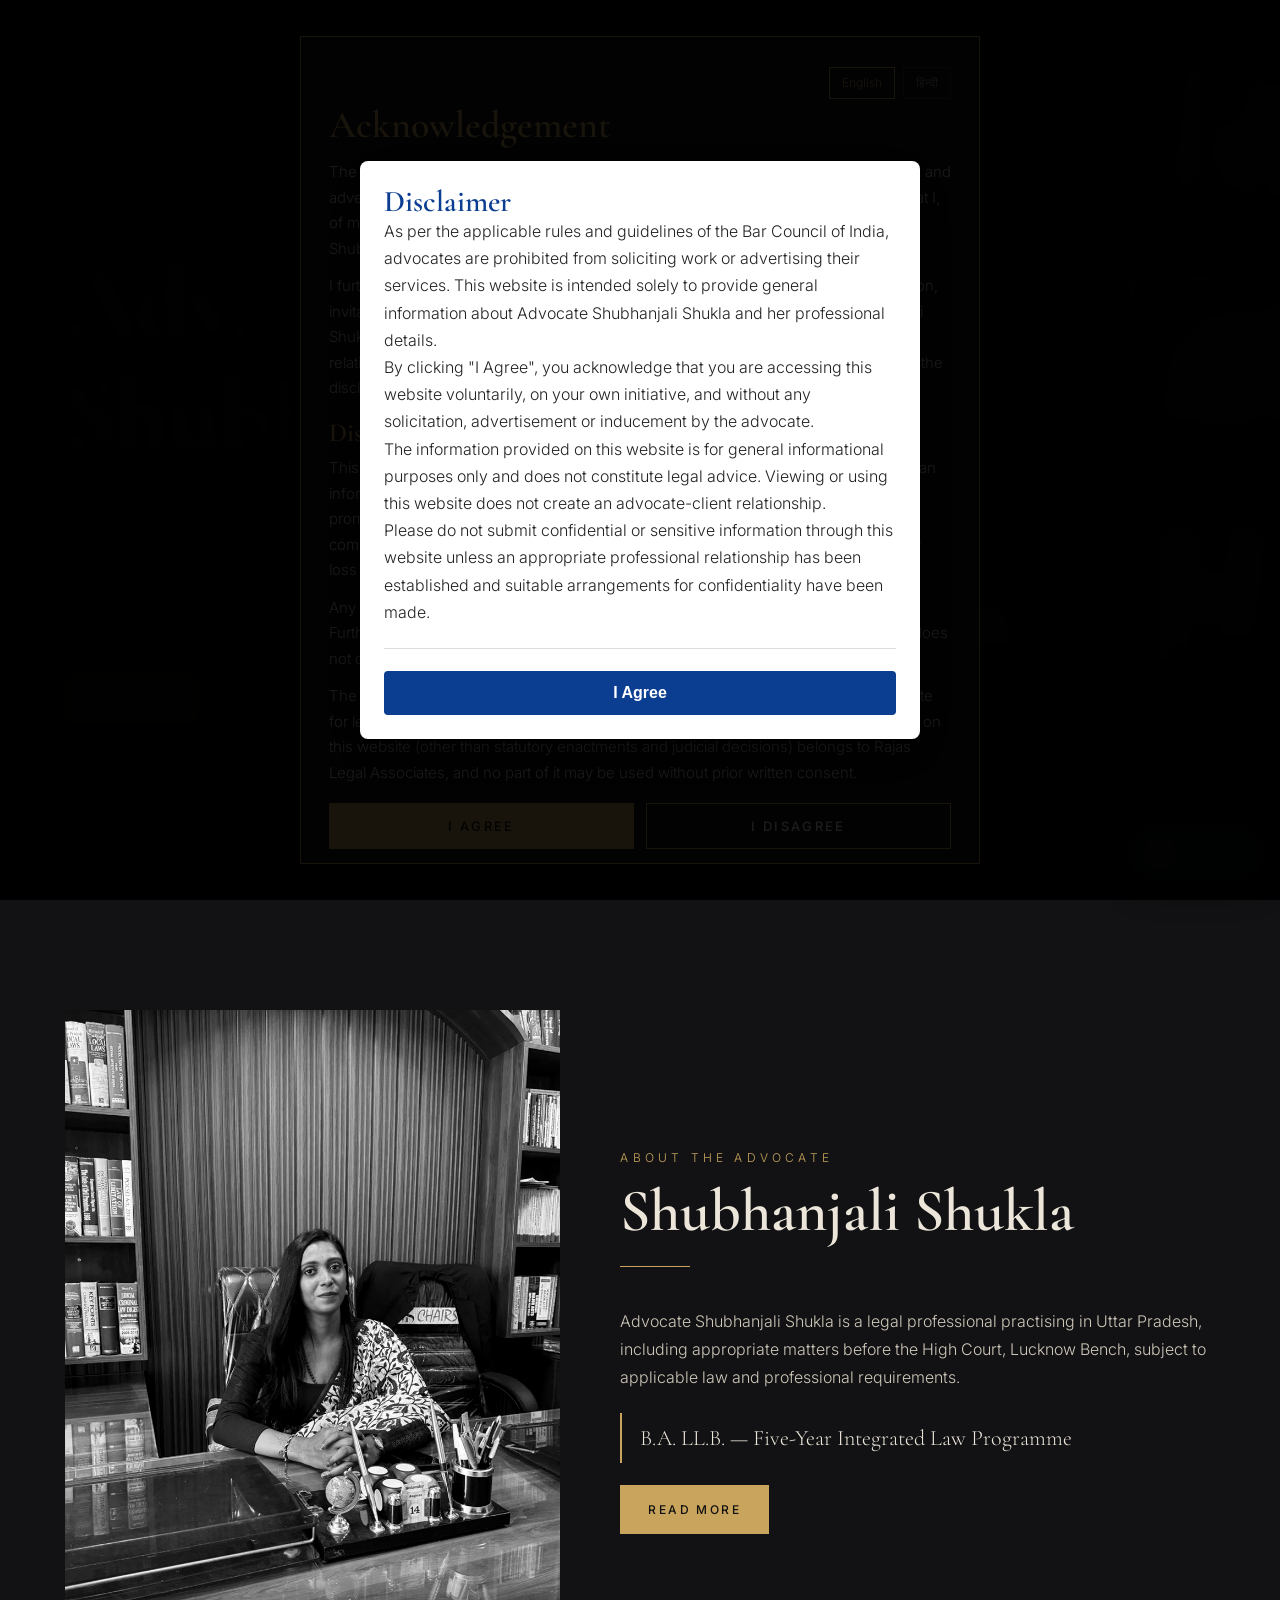
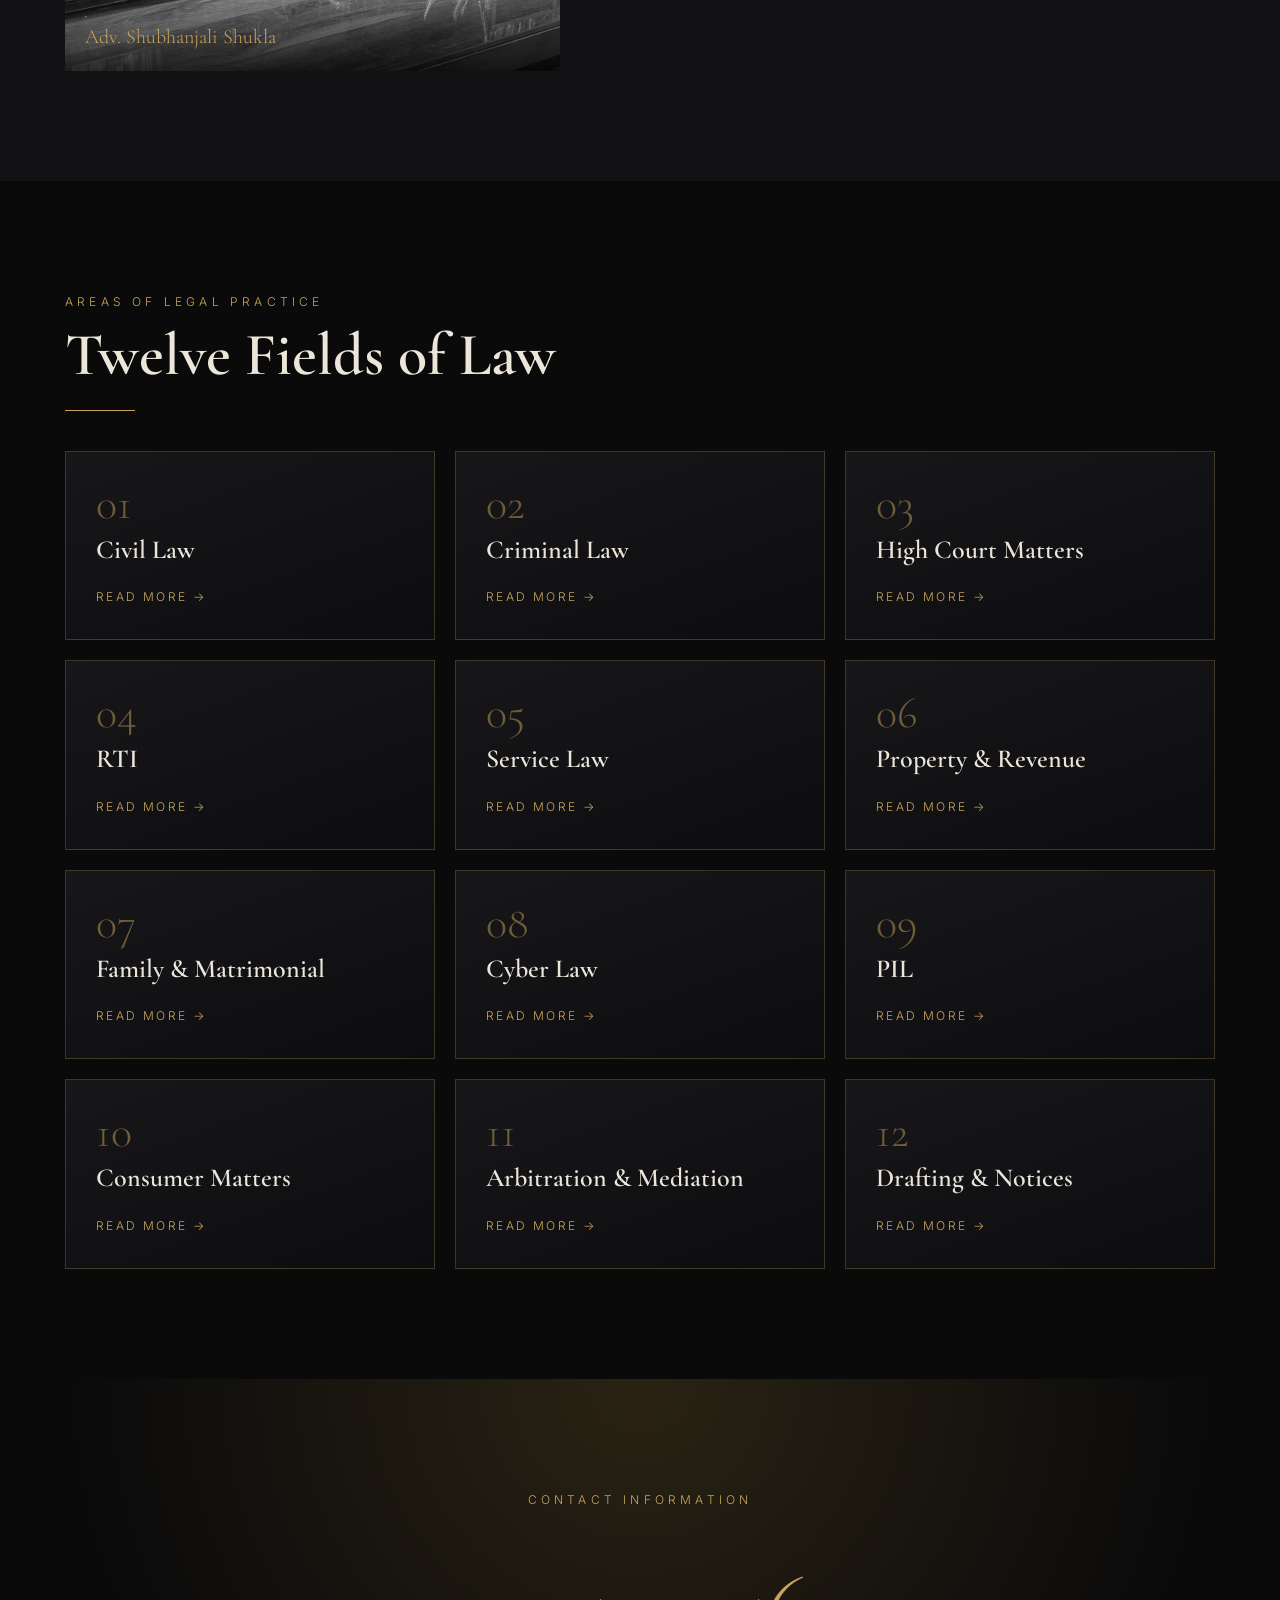
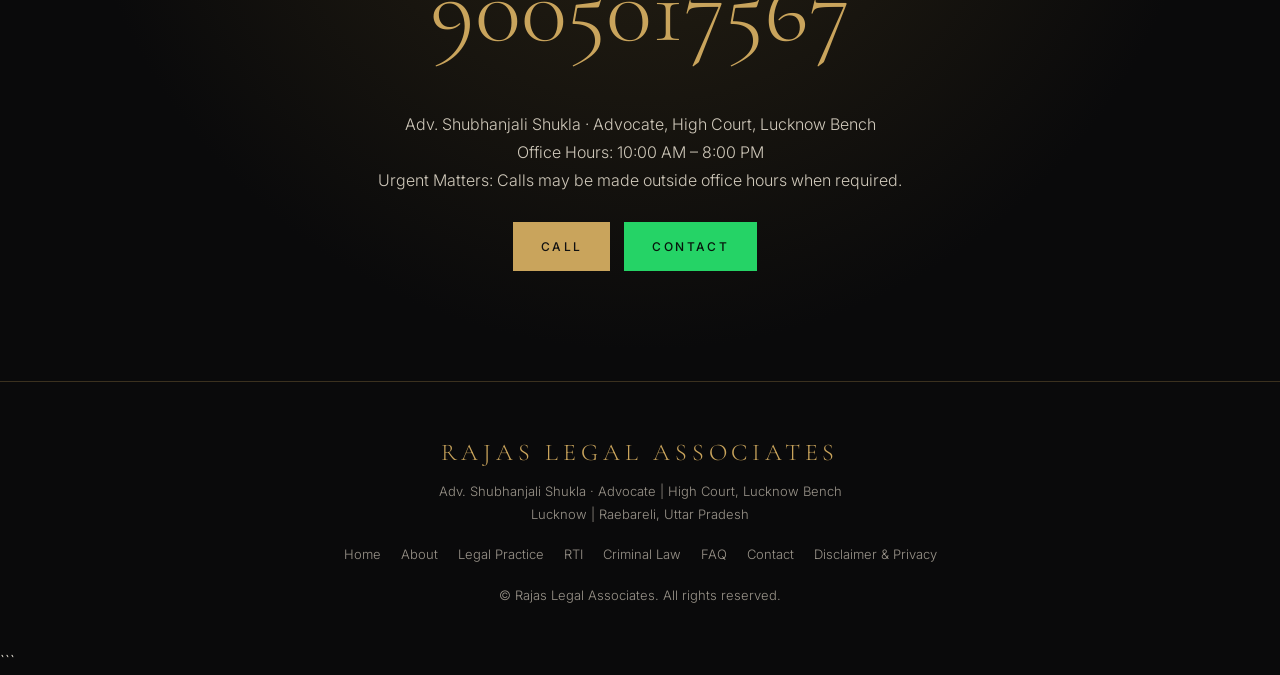
<file: index.html>
<!DOCTYPE html>
<html lang="en">
<head>
<meta name="google-site-verification" content="tSYAa4Ejt1pGYpPAeyxCkmkpqEQQSQCLQH-C4Acc6Hg">
<meta charset="utf-8">
<meta name="viewport" content="width=device-width, initial-scale=1, viewport-fit=cover">

<title>Adv. Shubhanjali Shukla | Advocate, High Court Lucknow Bench &amp; Raebareli | Rajas Legal Associates</title>

<meta name="description" content="Rajas Legal Associates: Adv. Shubhanjali Shukla, Advocate, High Court Lucknow Bench. General information about civil, criminal, RTI, service, property, family and cyber law matters.">
<meta name="robots" content="index,follow">

<link rel="canonical" href="https://rajaslegalassociates.github.io/Advocate-Shubhanjali-Shukla-/">

<meta property="og:type" content="website">
<meta property="og:title" content="Adv. Shubhanjali Shukla | Rajas Legal Associates">
<meta property="og:description" content="Professional information about Advocate Shubhanjali Shukla and Rajas Legal Associates.">
<meta property="og:url" content="https://rajaslegalassociates.github.io/Advocate-Shubhanjali-Shukla-/">

<script type="application/ld+json">
{
  "@context": "https://schema.org",
  "@type": "LegalService",
  "name": "Rajas Legal Associates",
  "url": "https://rajaslegalassociates.github.io/Advocate-Shubhanjali-Shukla-/",
  "telephone": "+91-9005017567",
  "areaServed": ["Lucknow", "Raebareli", "Uttar Pradesh"],
  "address": [
    {
      "@type": "PostalAddress",
      "streetAddress": "High Court New Building, B Block, 4th Floor, Chamber No. 509",
      "addressLocality": "Lucknow",
      "addressRegion": "Uttar Pradesh",
      "addressCountry": "IN"
    },
    {
      "@type": "PostalAddress",
      "streetAddress": "Mahipal Nagar, PNT Colony, Prabhu Town",
      "addressLocality": "Raebareli",
      "addressRegion": "Uttar Pradesh",
      "addressCountry": "IN"
    }
  ],
  "sameAs": [
    "https://www.linkedin.com/in/shubhanjali-shukla-5b5525218",
    "https://www.instagram.com/chamber_highcourt"
  ]
}
</script>

<link href="https://fonts.googleapis.com/css2?family=Cormorant+Garamond:wght@400;500;600;700&family=Inter:wght@300;400;500&display=swap" rel="stylesheet">
<link rel="stylesheet" href="style.css">
</head>

<body>

<!-- ENGLISH DISCLAIMER POPUP -->
<div id="disc" role="dialog" aria-modal="true" aria-labelledby="disc-title" style="
  position:fixed;
  inset:0;
  background:rgba(0,0,0,.88);
  z-index:99999;
  display:flex;
  align-items:center;
  justify-content:center;
  padding:16px;
  box-sizing:border-box;
  font-family:Inter,Arial,sans-serif;
">
  <div style="
    background:#fff;
    color:#222;
    width:100%;
    max-width:560px;
    max-height:90vh;
    overflow-y:auto;
    padding:24px;
    box-sizing:border-box;
    border-radius:8px;
    line-height:1.7;
    box-shadow:0 15px 50px rgba(0,0,0,.3);
  ">
    <h2 id="disc-title" style="
      margin-top:0;
      color:#0b3d91;
      font-family:'Cormorant Garamond',Georgia,serif;
      font-size:30px;
    ">Disclaimer</h2>

    <p>
      As per the applicable rules and guidelines of the Bar Council
      of India, advocates are prohibited from soliciting work or
      advertising their services. This website is intended solely
      to provide general information about Advocate Shubhanjali
      Shukla and her professional details.
    </p>

    <p>
      By clicking "I Agree", you acknowledge that you are accessing
      this website voluntarily, on your own initiative, and without
      any solicitation, advertisement or inducement by the advocate.
    </p>

    <p>
      The information provided on this website is for general
      informational purposes only and does not constitute legal
      advice. Viewing or using this website does not create an
      advocate-client relationship.
    </p>

    <p>
      Please do not submit confidential or sensitive information
      through this website unless an appropriate professional
      relationship has been established and suitable arrangements
      for confidentiality have been made.
    </p>

    <hr style="border:0;border-top:1px solid #ddd;margin:22px 0;">

    <button
      type="button"
      onclick="document.getElementById('disc').style.display='none'"
      style="
        width:100%;
        padding:13px 20px;
        font-size:16px;
        font-weight:600;
        background:#0b3d91;
        color:#fff;
        border:0;
        border-radius:4px;
        cursor:pointer;
      "
    >I Agree</button>
  </div>
</div>
<!-- END DISCLAIMER POPUP -->

<div class="grain"></div>

<nav>
  <a class="logo" href="index.html">RAJAS LEGAL</a>

  <div class="links">
    <a href="index.html" class="on">Home</a>
    <a href="about.html">About</a>
    <a href="practice.html">Legal Practice</a>
    <a href="rti.html">RTI</a>
    <a href="criminal.html">Criminal Law</a>
    <a href="faq.html">FAQ</a>
    <a href="contact.html">Contact</a>
  </div>

  <div class="nr">
    <a class="call" href="tel:9005017567">9005017567</a>
    <button class="burger" aria-label="Menu" onclick="document.querySelector('nav').classList.toggle('open')">&#9776;</button>
  </div>
</nav>

<header class="hero" id="home">
  <div class="bg"></div>
  <div class="bar t"></div>
  <div class="bar b"></div>

  <div class="in">
    <div class="eyebrow">Rajas Legal Associates</div>

    <h1>Adv. Shubhanjali <span>Shukla</span></h1>

    <div class="eyebrow">Advocate &nbsp;|&nbsp; High Court, Lucknow Bench</div>

    <p>
      Professional information concerning her legal practice,
      areas of work, office locations and contact details.
    </p>

    <a class="btn" href="contact.html">Contact</a>
    <a class="btn o" href="practice.html">Practice Areas</a>
  </div>
<div class="social-links">
  <a href="https://www.linkedin.com/in/shubhanjali-shukla-5b5525218"
     target="_blank"
     rel="noopener noreferrer"
     aria-label="LinkedIn Profile">
    LinkedIn ↗
  </a>
  <a href="https://www.instagram.com/chamber_highcourt"
     target="_blank"
     rel="noopener noreferrer"
     aria-label="Instagram Profile">
    Instagram ↗
  </a>
</div>
<div class="scale">LUCKNOW &nbsp;·&nbsp; RAEBARELI</div>
</header>

<section id="about" class="alt">
  <div class="wrap about">

    <figure class="frame rv">
      <img alt="Adv. Shubhanjali Shukla at her chamber" src="photo.jpg">
      <figcaption>Adv. Shubhanjali Shukla</figcaption>
    </figure>

    <div class="rv">
      <div class="eyebrow">About the Advocate</div>
      <h2 class="sec-t">Shubhanjali Shukla</h2>

      <p>
        Advocate Shubhanjali Shukla is a legal professional
        practising in Uttar Pradesh, including appropriate matters
        before the High Court, Lucknow Bench, subject to applicable
        law and professional requirements.
      </p>

      <div class="qual">B.A. LL.B. — Five-Year Integrated Law Programme</div>

      <a class="btn" href="about.html">Read More</a>
    </div>

  </div>
</section>

<section id="practice">
  <div class="wrap">
    <div class="eyebrow rv">Areas of Legal Practice</div>
    <h2 class="sec-t rv">Twelve Fields of Law</h2>

    <div class="grid">
      <a class="card rv" href="practice.html"><div class="n">01</div><h3>Civil Law</h3><span class="go">Read more &rarr;</span></a>
      <a class="card rv" href="practice.html"><div class="n">02</div><h3>Criminal Law</h3><span class="go">Read more &rarr;</span></a>
      <a class="card rv" href="practice.html"><div class="n">03</div><h3>High Court Matters</h3><span class="go">Read more &rarr;</span></a>
      <a class="card rv" href="practice.html"><div class="n">04</div><h3>RTI</h3><span class="go">Read more &rarr;</span></a>
      <a class="card rv" href="practice.html"><div class="n">05</div><h3>Service Law</h3><span class="go">Read more &rarr;</span></a>
      <a class="card rv" href="practice.html"><div class="n">06</div><h3>Property &amp; Revenue</h3><span class="go">Read more &rarr;</span></a>
      <a class="card rv" href="practice.html"><div class="n">07</div><h3>Family &amp; Matrimonial</h3><span class="go">Read more &rarr;</span></a>
      <a class="card rv" href="practice.html"><div class="n">08</div><h3>Cyber Law</h3><span class="go">Read more &rarr;</span></a>
      <a class="card rv" href="practice.html"><div class="n">09</div><h3>PIL</h3><span class="go">Read more &rarr;</span></a>
      <a class="card rv" href="practice.html"><div class="n">10</div><h3>Consumer Matters</h3><span class="go">Read more &rarr;</span></a>
      <a class="card rv" href="practice.html"><div class="n">11</div><h3>Arbitration &amp; Mediation</h3><span class="go">Read more &rarr;</span></a>
      <a class="card rv" href="practice.html"><div class="n">12</div><h3>Drafting &amp; Notices</h3><span class="go">Read more &rarr;</span></a>
    </div>
  </div>
</section>

<section id="contact" class="contact">
  <div class="wrap rv">
    <div class="eyebrow">Contact Information</div>

    <a class="tel" href="tel:9005017567">9005017567</a>

    <p>Adv. Shubhanjali Shukla · Advocate, High Court, Lucknow Bench</p>

    <p>
      Office Hours: 10:00 AM – 8:00 PM<br>
      Urgent Matters: Calls may be made outside office hours when required.
    </p>

    <p style="margin-top:28px">
      <a class="btn" href="tel:9005017567">Call</a>

      <a class="btn wab"
         href="https://api.whatsapp.com/send?phone=919005017567&amp;text=Hello%20Adv.%20Shubhanjali%20Shukla%2C%20I%20would%20like%20to%20enquire%20about%20a%20legal%20matter"
         target="_blank" rel="noopener">
        Contact
      </a>
    </p>
  </div>
</section>

<footer>
  <span class="logo">RAJAS LEGAL ASSOCIATES</span>

  Adv. Shubhanjali Shukla · Advocate | High Court, Lucknow Bench<br>
  Lucknow | Raebareli, Uttar Pradesh

  <div class="fl">
    <a href="index.html">Home</a>
    <a href="about.html">About</a>
    <a href="practice.html">Legal Practice</a>
    <a href="rti.html">RTI</a>
    <a href="criminal.html">Criminal Law</a>
    <a href="faq.html">FAQ</a>
    <a href="contact.html">Contact</a>
    <a href="disclaimer.html">Disclaimer &amp; Privacy</a>
  </div>

  &copy; Rajas Legal Associates. All rights reserved.
</footer>

<a class="wa"
   aria-label="Contact on WhatsApp"
   href="https://api.whatsapp.com/send?phone=919005017567&amp;text=Hello%20Adv.%20Shubhanjali%20Shukla%2C%20I%20would%20like%20to%20enquire%20about%20a%20legal%20matter"
   target="_blank" rel="noopener">
  <svg viewBox="0 0 24 24">
    <path fill="#fff" d="M12 2a10 10 0 0 0-8.6 15.1L2 22l5-1.3A10 10 0 1 0 12 2z"/>
    <path fill="#25d366" d="M8.5 7.5c-.3.5-.5 1.4.4 3 1 1.8 2.7 3.3 4.6 3.9 1 .3 1.6-.3 1.8-.9l-1.6-1-.9.7c-1-.4-2-1.3-2.5-2.3l.6-.9-1-1.7c-.3-.3-.9-.3-1.4.2z"/>
  </svg>
  <span>Contact</span>
</a>

<script src="app.js"></script>

</body>
</html>
```
</file>
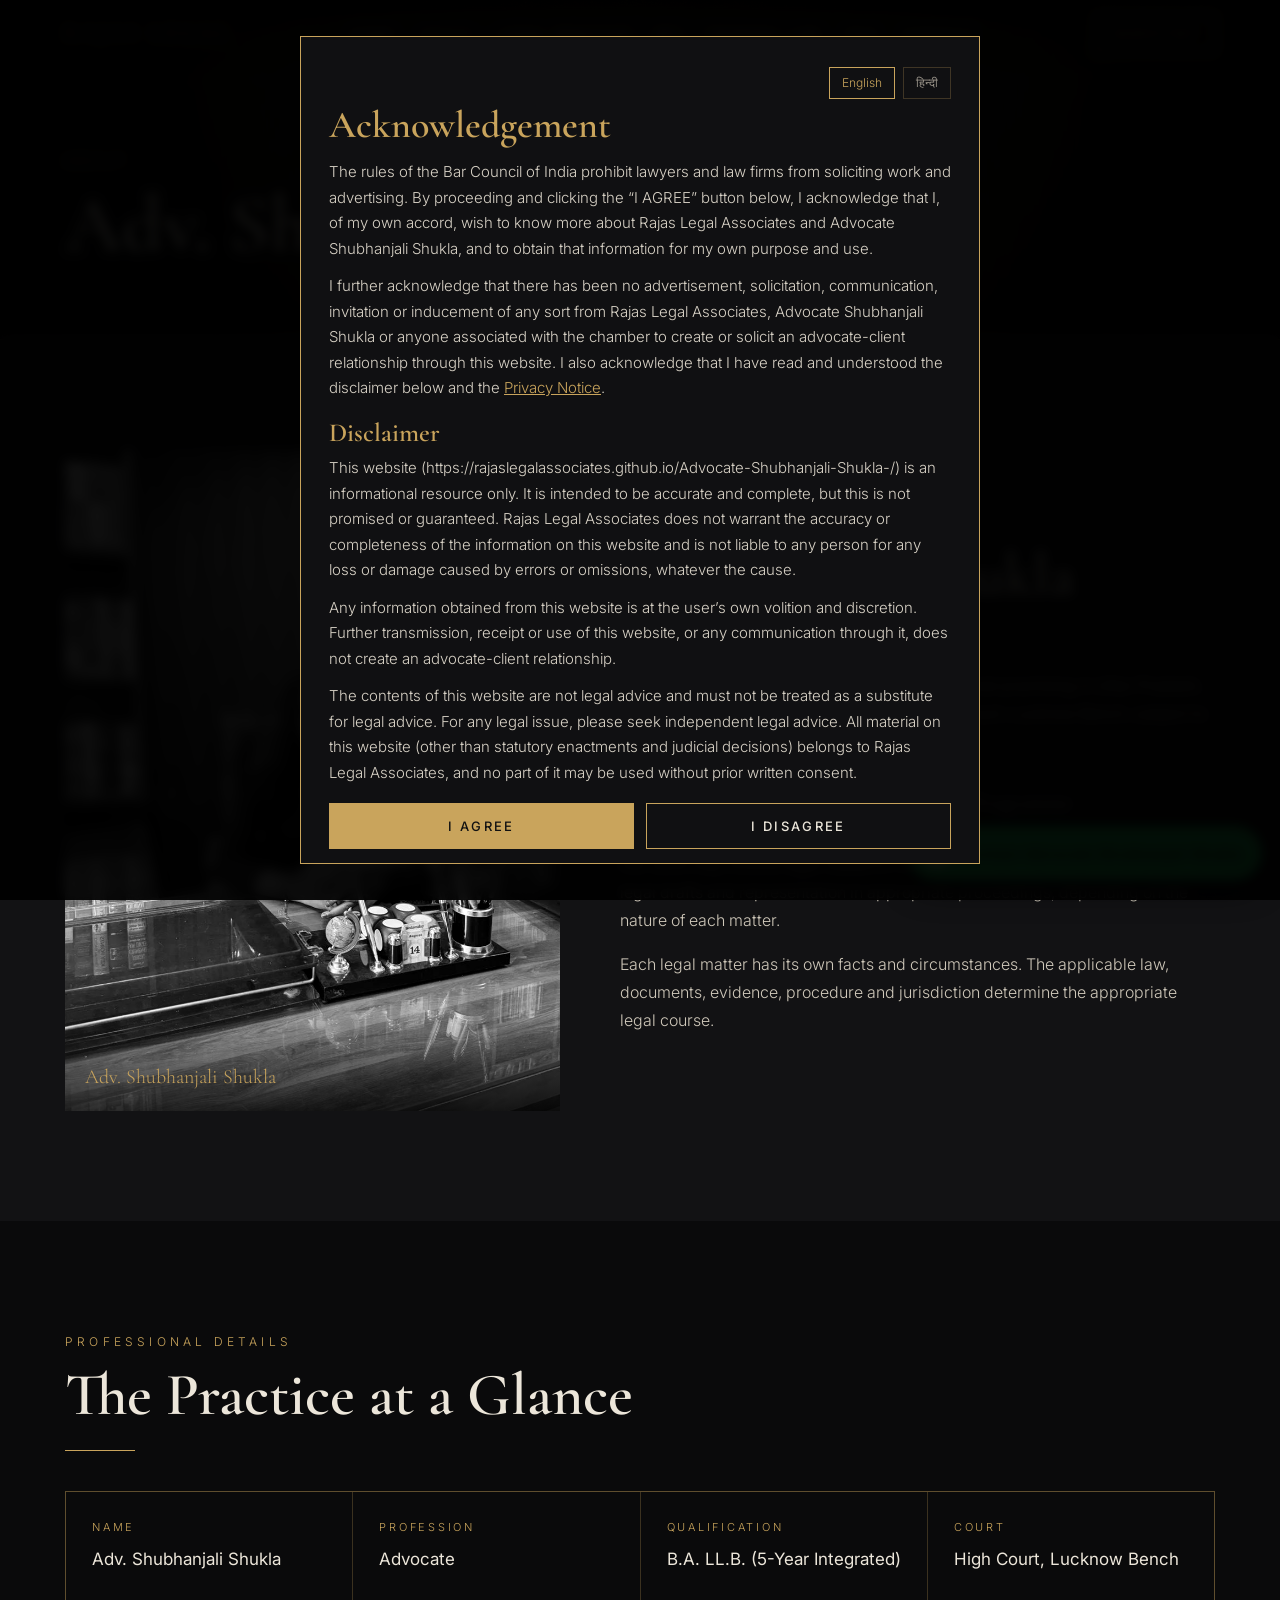
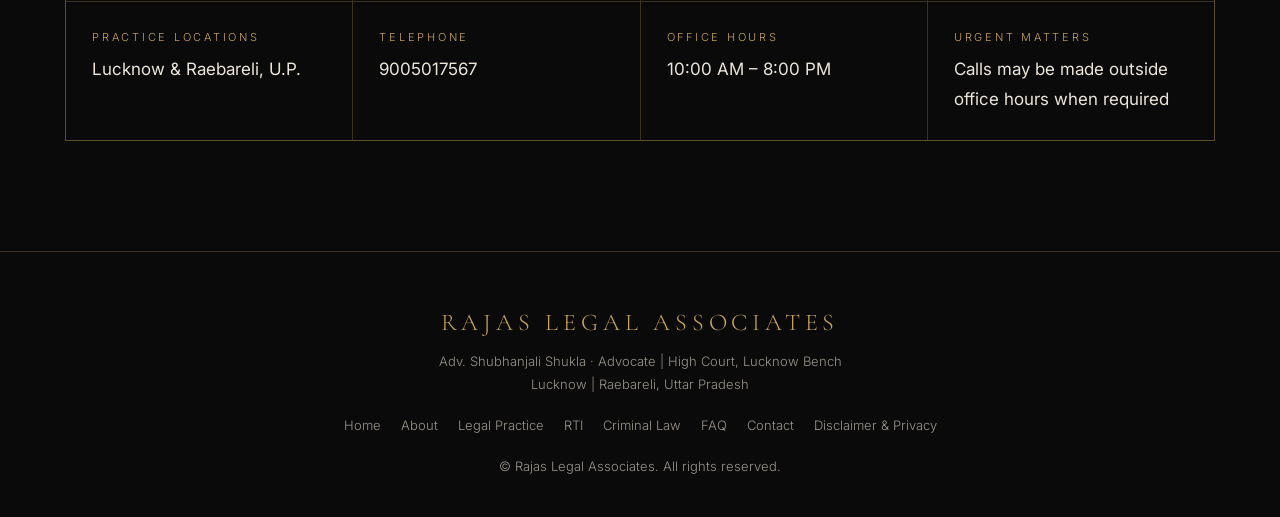
<file: about.html>
<!DOCTYPE html>
<html lang="en">
<head>
<meta charset="utf-8">
<meta name="viewport" content="width=device-width, initial-scale=1, viewport-fit=cover">
<title>About Adv. Shubhanjali Shukla | Rajas Legal Associates</title>
<meta name="description" content="About Advocate Shubhanjali Shukla, B.A. LL.B., practising in Uttar Pradesh and before the High Court, Lucknow Bench. Professional details and office hours.">
<meta name="robots" content="index,follow">
<link rel="canonical" href="https://rajaslegalassociates.github.io/Advocate-Shubhanjali-Shukla-/about.html">
<meta property="og:type" content="website"><meta property="og:title" content="About Adv. Shubhanjali Shukla | Rajas Legal Associates"><meta property="og:description" content="About Advocate Shubhanjali Shukla, B.A. LL.B., practising in Uttar Pradesh and before the High Court, Lucknow Bench. Professional details and office hours."><meta property="og:url" content="https://rajaslegalassociates.github.io/Advocate-Shubhanjali-Shukla-/about.html">
<link href="https://fonts.googleapis.com/css2?family=Cormorant+Garamond:wght@400;500;600;700&family=Inter:wght@300;400;500&display=swap" rel="stylesheet">
<link rel="stylesheet" href="style.css">
</head>
<body>
<div class="grain"></div>
<nav><a class="logo" href="index.html">RAJAS LEGAL</a><div class="links"><a href="index.html">Home</a><a href="about.html" class="on">About</a><a href="practice.html">Legal Practice</a><a href="rti.html">RTI</a><a href="criminal.html">Criminal Law</a><a href="faq.html">FAQ</a><a href="contact.html">Contact</a></div><div class="nr"><a class="call" href="tel:9005017567">9005017567</a><button class="burger" aria-label="Menu" onclick="document.querySelector('nav').classList.toggle('open')">&#9776;</button></div></nav>
<header class="ph"><div class="wrap"><div class="eyebrow">About</div><h1>Adv. Shubhanjali Shukla</h1></div></header>
<section id="about" class="alt"><div class="wrap about">
<figure class="frame rv"><img alt="Adv. Shubhanjali Shukla at her chamber" src="photo.jpg"><figcaption>Adv. Shubhanjali Shukla</figcaption></figure>
<div class="rv">
<div class="eyebrow">About the Advocate</div>
<h2 class="sec-t">Shubhanjali Shukla</h2>
<p>Advocate Shubhanjali Shukla is a legal professional practising in Uttar Pradesh, including appropriate matters before the High Court, Lucknow Bench, subject to applicable law and professional requirements.</p>
<div class="qual">B.A. LL.B. &mdash; Five-Year Integrated Law Programme</div>
<p>Her work may involve legal research, examination of documents, preparation of legal drafts and representation in appropriate proceedings, depending on the nature of each matter.</p>
<p>Each legal matter has its own facts and circumstances. The applicable law, documents, evidence, procedure and jurisdiction determine the appropriate legal course.</p>
</div></div></section>
<section id="details"><div class="wrap rv">
<div class="eyebrow">Professional Details</div>
<h2 class="sec-t">The Practice at a Glance</h2>
<div class="det">
<div><small>Name</small><b>Adv. Shubhanjali Shukla</b></div>
<div><small>Profession</small><b>Advocate</b></div>
<div><small>Qualification</small><b>B.A. LL.B. (5-Year Integrated)</b></div>
<div><small>Court</small><b>High Court, Lucknow Bench</b></div>
<div><small>Practice Locations</small><b>Lucknow &amp; Raebareli, U.P.</b></div>
<div><small>Telephone</small><b><a href="tel:9005017567">9005017567</a></b></div>
<div><small>Office Hours</small><b>10:00 AM &ndash; 8:00 PM</b></div>
<div><small>Urgent Matters</small><b>Calls may be made outside office hours when required</b></div>
</div></div></section>
<footer>
<span class="logo">RAJAS LEGAL ASSOCIATES</span>
Adv. Shubhanjali Shukla &middot; Advocate | High Court, Lucknow Bench<br>Lucknow | Raebareli, Uttar Pradesh
<div class="fl"><a href="index.html">Home</a><a href="about.html">About</a><a href="practice.html">Legal Practice</a><a href="rti.html">RTI</a><a href="criminal.html">Criminal Law</a><a href="faq.html">FAQ</a><a href="contact.html">Contact</a><a href="disclaimer.html">Disclaimer &amp; Privacy</a></div>
&copy; Rajas Legal Associates. All rights reserved.
</footer>
<a class="wa" aria-label="Chat on WhatsApp" href="https://api.whatsapp.com/send?phone=919005017567&amp;text=Hello%20Adv.%20Shubhanjali%20Shukla%2C%20I%20would%20like%20to%20enquire%20about%20a%20legal%20matter." target="_blank" rel="noopener"><svg viewBox="0 0 24 24"><path fill="#fff" d="M12 2a10 10 0 0 0-8.6 15.1L2 22l5-1.3A10 10 0 1 0 12 2z"/><path fill="#25d366" d="M8.5 7.5c-.3.5-.5 1.4.4 3 1 1.8 2.7 3.3 4.6 3.9 1 .3 1.6-.3 1.8-.9l-1.6-1-.9.7c-1-.4-2-1.3-2.5-2.3l.6-.9-1-1.7c-.3-.3-.9-.3-1.4.2z"/></svg><span>Contact Advocate Shubhanjali Shukla</span></a>
<script src="app.js"></script>
</body>
</html>
</file>
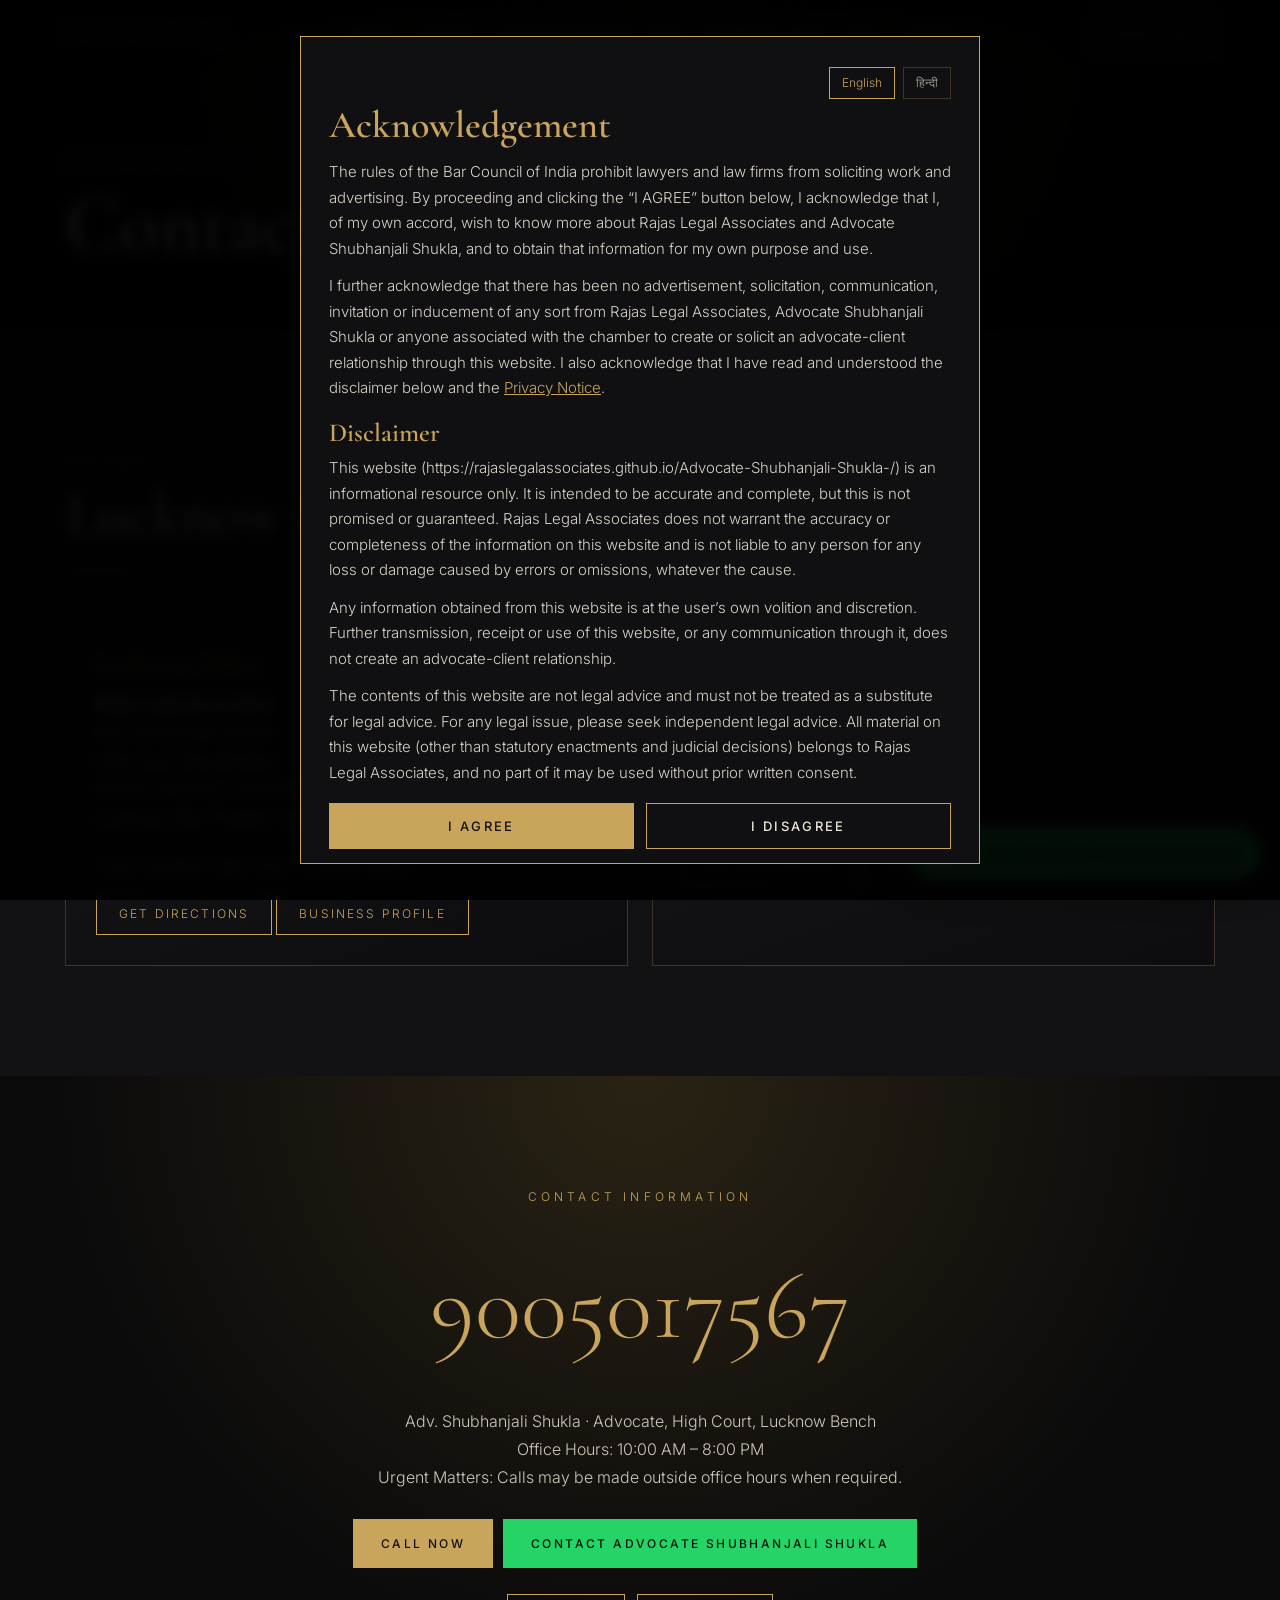
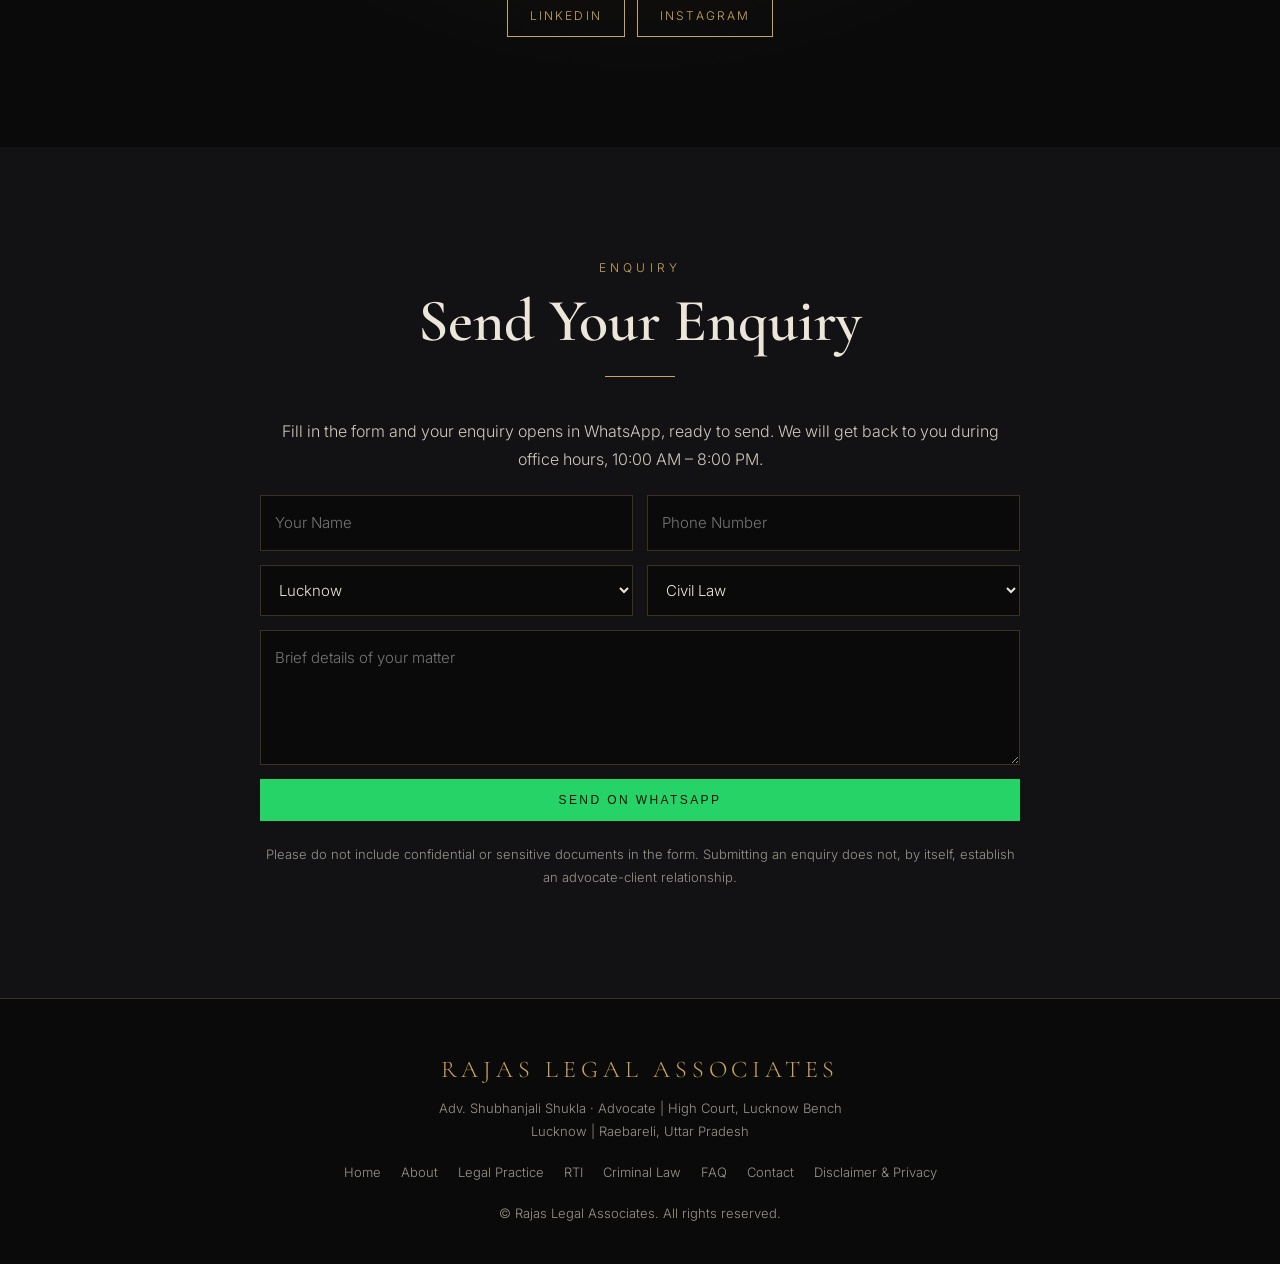
<file: contact.html>
<!DOCTYPE html>
<html lang="en">
<head>
<meta charset="utf-8">
<meta name="viewport" content="width=device-width, initial-scale=1, viewport-fit=cover">
<title>Contact and Offices | Rajas Legal Associates, Lucknow &amp; Raebareli</title>
<meta name="description" content="Offices in High Court Lucknow (Chamber No. 509) and Raebareli. Phone and WhatsApp 9005017567. Office hours 10:00 AM to 8:00 PM.">
<meta name="robots" content="index,follow">
<link rel="canonical" href="https://rajaslegalassociates.github.io/Advocate-Shubhanjali-Shukla-/contact.html">
<meta property="og:type" content="website"><meta property="og:title" content="Contact and Offices | Rajas Legal Associates, Lucknow &amp; Raebareli"><meta property="og:description" content="Offices in High Court Lucknow (Chamber No. 509) and Raebareli. Phone and WhatsApp 9005017567. Office hours 10:00 AM to 8:00 PM."><meta property="og:url" content="https://rajaslegalassociates.github.io/Advocate-Shubhanjali-Shukla-/contact.html">
<link href="https://fonts.googleapis.com/css2?family=Cormorant+Garamond:wght@400;500;600;700&family=Inter:wght@300;400;500&display=swap" rel="stylesheet">
<link rel="stylesheet" href="style.css">
</head>
<body>
<div class="grain"></div>
<nav><a class="logo" href="index.html">RAJAS LEGAL</a><div class="links"><a href="index.html">Home</a><a href="about.html">About</a><a href="practice.html">Legal Practice</a><a href="rti.html">RTI</a><a href="criminal.html">Criminal Law</a><a href="faq.html">FAQ</a><a href="contact.html" class="on">Contact</a></div><div class="nr"><a class="call" href="tel:9005017567">9005017567</a><button class="burger" aria-label="Menu" onclick="document.querySelector('nav').classList.toggle('open')">&#9776;</button></div></nav>
<header class="ph"><div class="wrap"><div class="eyebrow">Offices &amp; Contact</div><h1>Contact</h1></div></header>
<section id="offices" class="alt"><div class="wrap">
<div class="eyebrow rv">Offices</div><h2 class="sec-t rv">Lucknow &amp; Raebareli</h2>
<div class="off">
<div class="card rv"><h3>Lucknow Office</h3><p><b>Rajas Legal Associates</b><br>Adv. Shubhanjali Shukla<br>High Court New Building<br>B Block, 4th Floor, Chamber No. 509<br>Lucknow, Uttar Pradesh, India</p><p class="note">Court Location: High Court, Lucknow Bench</p><a class="pill" href="https://www.google.com/maps/search/?api=1&amp;query=High+Court+Lucknow+Bench+Lucknow" target="_blank" rel="noopener" style="margin-top:14px">Get Directions</a> <a class="pill" href="https://maps.app.goo.gl/SVpZpsTWyc2eBXLAA" target="_blank" rel="noopener" style="margin-top:14px">Business Profile</a></div>
<div class="card rv"><h3>Raebareli Office</h3><p><b>Rajas Legal Associates</b><br>Adv. Shubhanjali Shukla<br>Mahipal Nagar<br>PNT Colony, Prabhu Town<br>Raebareli, Uttar Pradesh, India</p><a class="pill" href="https://www.google.com/maps/search/?api=1&amp;query=Mahipal+Nagar+PNT+Colony+Prabhu+Town+Raebareli" target="_blank" rel="noopener" style="margin-top:14px">Get Directions</a> <a class="pill" href="https://maps.app.goo.gl/jLkXasvcvG1ukT8a9" target="_blank" rel="noopener" style="margin-top:14px">Business Profile</a></div>
</div></div></section>
<section id="contact" class="contact"><div class="wrap rv">
<div class="eyebrow">Contact Information</div>
<a class="tel" href="tel:9005017567">9005017567</a>
<p>Adv. Shubhanjali Shukla &middot; Advocate, High Court, Lucknow Bench</p>
<p>Office Hours: 10:00 AM &ndash; 8:00 PM<br>Urgent Matters: Calls may be made outside office hours when required.</p>
<p style="margin-top:28px"><a class="btn" href="tel:9005017567">Call Now</a><a class="btn wab" href="https://api.whatsapp.com/send?phone=919005017567&amp;text=Hello%20Adv.%20Shubhanjali%20Shukla%2C%20I%20would%20like%20to%20enquire%20about%20a%20legal%20matter." target="_blank" rel="noopener">Contact Advocate Shubhanjali Shukla</a></p>
<div class="soc"><a class="pill" href="https://www.linkedin.com/in/shubhanjali-shukla-5b5525218" target="_blank" rel="noopener">LinkedIn</a><a class="pill" href="https://www.instagram.com/chamber_highcourt" target="_blank" rel="noopener">Instagram</a></div>
</div></section>
<section id="enquiry" class="alt"><div class="wrap cen rv"><div class="eyebrow">Enquiry</div><h2 class="sec-t">Send Your Enquiry</h2><p>Fill in the form and your enquiry opens in WhatsApp, ready to send. We will get back to you during office hours, 10:00 AM &ndash; 8:00 PM.</p>
<form id="ef" class="ef"><div class="r"><input name="name" placeholder="Your Name" required><input name="phone" type="tel" placeholder="Phone Number" required pattern="[0-9+ ]{10,15}"></div><div class="r"><select name="city"><option>Lucknow</option><option>Raebareli</option><option>Other</option></select><select name="type"><option>Civil Law</option><option>Criminal Law</option><option>High Court Matter</option><option>RTI</option><option>Service Law</option><option>Property &amp; Revenue</option><option>Family &amp; Matrimonial</option><option>Cyber Law</option><option>Consumer Matter</option><option>Legal Drafting &amp; Notice</option><option>Other</option></select></div><textarea name="msg" rows="4" placeholder="Brief details of your matter"></textarea><button class="btn wab" type="submit">Send on WhatsApp</button></form>
<p class="note">Please do not include confidential or sensitive documents in the form. Submitting an enquiry does not, by itself, establish an advocate-client relationship.</p></div></section>
<footer>
<span class="logo">RAJAS LEGAL ASSOCIATES</span>
Adv. Shubhanjali Shukla &middot; Advocate | High Court, Lucknow Bench<br>Lucknow | Raebareli, Uttar Pradesh
<div class="fl"><a href="index.html">Home</a><a href="about.html">About</a><a href="practice.html">Legal Practice</a><a href="rti.html">RTI</a><a href="criminal.html">Criminal Law</a><a href="faq.html">FAQ</a><a href="contact.html">Contact</a><a href="disclaimer.html">Disclaimer &amp; Privacy</a></div>
&copy; Rajas Legal Associates. All rights reserved.
</footer>
<a class="wa" aria-label="Chat on WhatsApp" href="https://api.whatsapp.com/send?phone=919005017567&amp;text=Hello%20Adv.%20Shubhanjali%20Shukla%2C%20I%20would%20like%20to%20enquire%20about%20a%20legal%20matter." target="_blank" rel="noopener"><svg viewBox="0 0 24 24"><path fill="#fff" d="M12 2a10 10 0 0 0-8.6 15.1L2 22l5-1.3A10 10 0 1 0 12 2z"/><path fill="#25d366" d="M8.5 7.5c-.3.5-.5 1.4.4 3 1 1.8 2.7 3.3 4.6 3.9 1 .3 1.6-.3 1.8-.9l-1.6-1-.9.7c-1-.4-2-1.3-2.5-2.3l.6-.9-1-1.7c-.3-.3-.9-.3-1.4.2z"/></svg><span>Contact Advocate Shubhanjali Shukla</span></a>
<script src="app.js"></script>
</body>
</html>
</file>
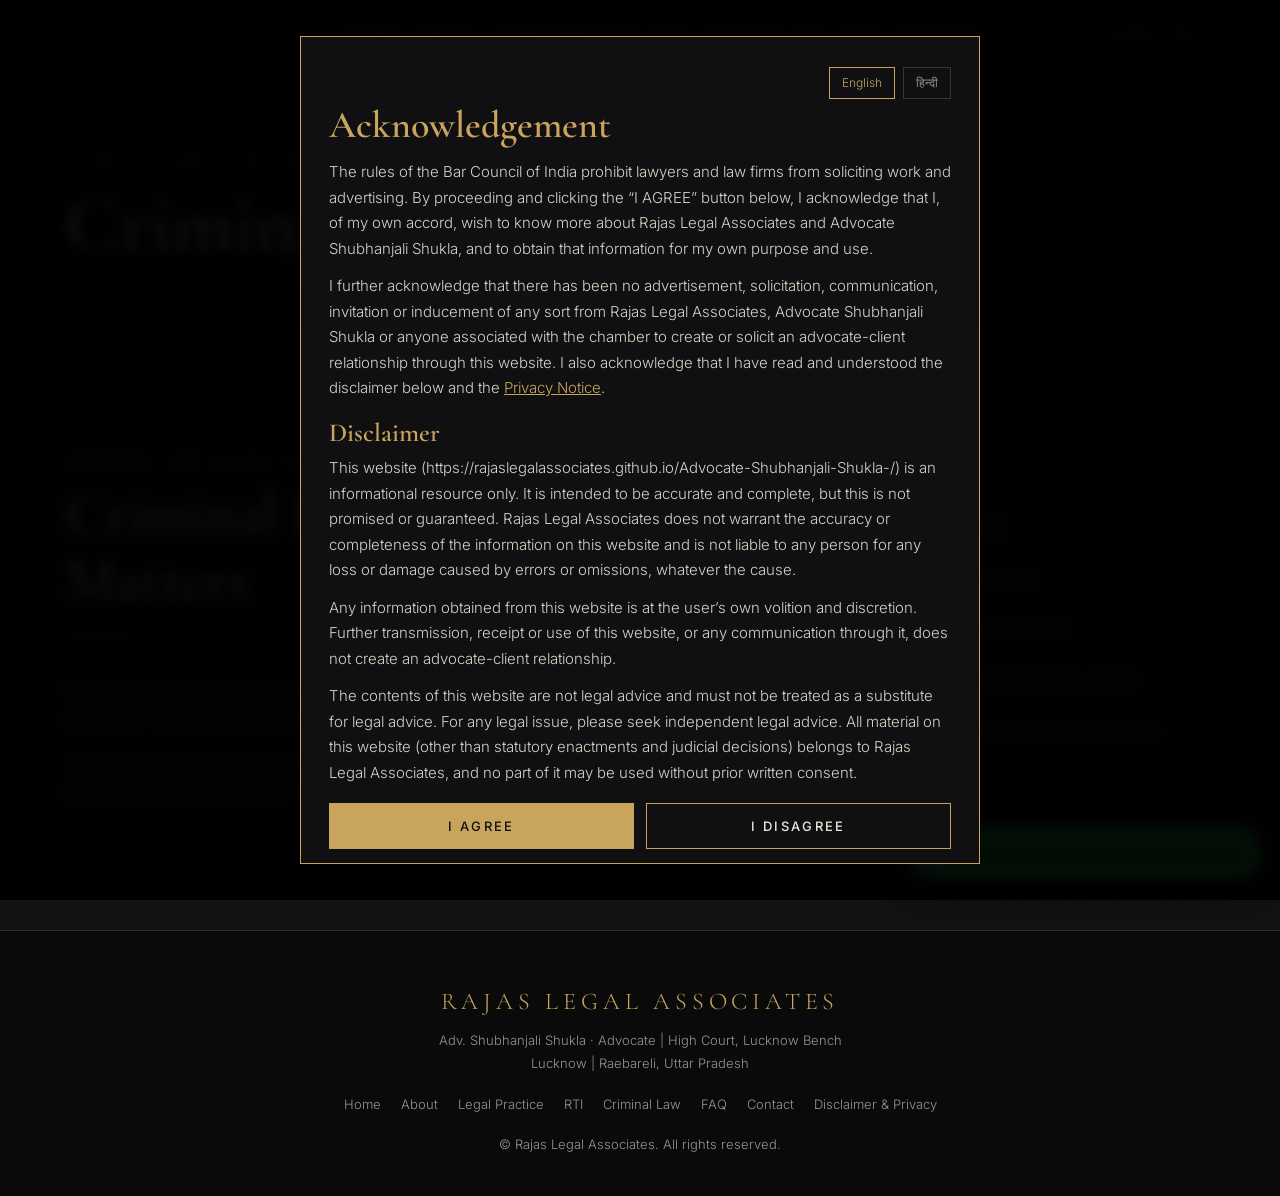
<file: criminal.html>
<!DOCTYPE html>
<html lang="en">
<head>
<meta charset="utf-8">
<meta name="viewport" content="width=device-width, initial-scale=1, viewport-fit=cover">
<title>Criminal Law and High Court Proceedings | Rajas Legal Associates</title>
<meta name="description" content="Criminal law and High Court proceedings: criminal proceedings and defence, bail-related applications and criminal petitions, subject to jurisdiction and applicable law.">
<meta name="robots" content="index,follow">
<link rel="canonical" href="https://rajaslegalassociates.github.io/Advocate-Shubhanjali-Shukla-/criminal.html">
<meta property="og:type" content="website"><meta property="og:title" content="Criminal Law and High Court Proceedings | Rajas Legal Associates"><meta property="og:description" content="Criminal law and High Court proceedings: criminal proceedings and defence, bail-related applications and criminal petitions, subject to jurisdiction and applicable law."><meta property="og:url" content="https://rajaslegalassociates.github.io/Advocate-Shubhanjali-Shukla-/criminal.html">
<link href="https://fonts.googleapis.com/css2?family=Cormorant+Garamond:wght@400;500;600;700&family=Inter:wght@300;400;500&display=swap" rel="stylesheet">
<link rel="stylesheet" href="style.css">
</head>
<body>
<div class="grain"></div>
<nav><a class="logo" href="index.html">RAJAS LEGAL</a><div class="links"><a href="index.html">Home</a><a href="about.html">About</a><a href="practice.html">Legal Practice</a><a href="rti.html">RTI</a><a href="criminal.html" class="on">Criminal Law</a><a href="faq.html">FAQ</a><a href="contact.html">Contact</a></div><div class="nr"><a class="call" href="tel:9005017567">9005017567</a><button class="burger" aria-label="Menu" onclick="document.querySelector('nav').classList.toggle('open')">&#9776;</button></div></nav>
<header class="ph"><div class="wrap"><div class="eyebrow">Criminal Law &amp; High Court</div><h1>Criminal Law</h1></div></header>
<section id="criminal" class="alt"><div class="wrap two">
<div class="rv"><div class="eyebrow">Criminal Law &amp; High Court</div><h2 class="sec-t">Criminal Legal Matters</h2>
<p>Criminal proceedings are governed by the applicable criminal laws, procedural requirements and jurisdiction of the relevant court.</p>
<p>The legal course in an individual matter depends on the facts, evidence, applicable law and procedural stage.</p></div>
<ul class="l rv"><li>Criminal proceedings and defence</li><li>Bail-related applications and proceedings</li><li>Criminal petitions before the appropriate court</li><li>Legal research concerning criminal-law provisions</li><li>Preparation and review of applications and legal documents</li><li>Related proceedings, subject to jurisdiction and applicable law</li></ul>
</div></section>
<footer>
<span class="logo">RAJAS LEGAL ASSOCIATES</span>
Adv. Shubhanjali Shukla &middot; Advocate | High Court, Lucknow Bench<br>Lucknow | Raebareli, Uttar Pradesh
<div class="fl"><a href="index.html">Home</a><a href="about.html">About</a><a href="practice.html">Legal Practice</a><a href="rti.html">RTI</a><a href="criminal.html">Criminal Law</a><a href="faq.html">FAQ</a><a href="contact.html">Contact</a><a href="disclaimer.html">Disclaimer &amp; Privacy</a></div>
&copy; Rajas Legal Associates. All rights reserved.
</footer>
<a class="wa" aria-label="Chat on WhatsApp" href="https://api.whatsapp.com/send?phone=919005017567&amp;text=Hello%20Adv.%20Shubhanjali%20Shukla%2C%20I%20would%20like%20to%20enquire%20about%20a%20legal%20matter." target="_blank" rel="noopener"><svg viewBox="0 0 24 24"><path fill="#fff" d="M12 2a10 10 0 0 0-8.6 15.1L2 22l5-1.3A10 10 0 1 0 12 2z"/><path fill="#25d366" d="M8.5 7.5c-.3.5-.5 1.4.4 3 1 1.8 2.7 3.3 4.6 3.9 1 .3 1.6-.3 1.8-.9l-1.6-1-.9.7c-1-.4-2-1.3-2.5-2.3l.6-.9-1-1.7c-.3-.3-.9-.3-1.4.2z"/></svg><span>Contact Advocate Shubhanjali Shukla</span></a>
<script src="app.js"></script>
</body>
</html>
</file>
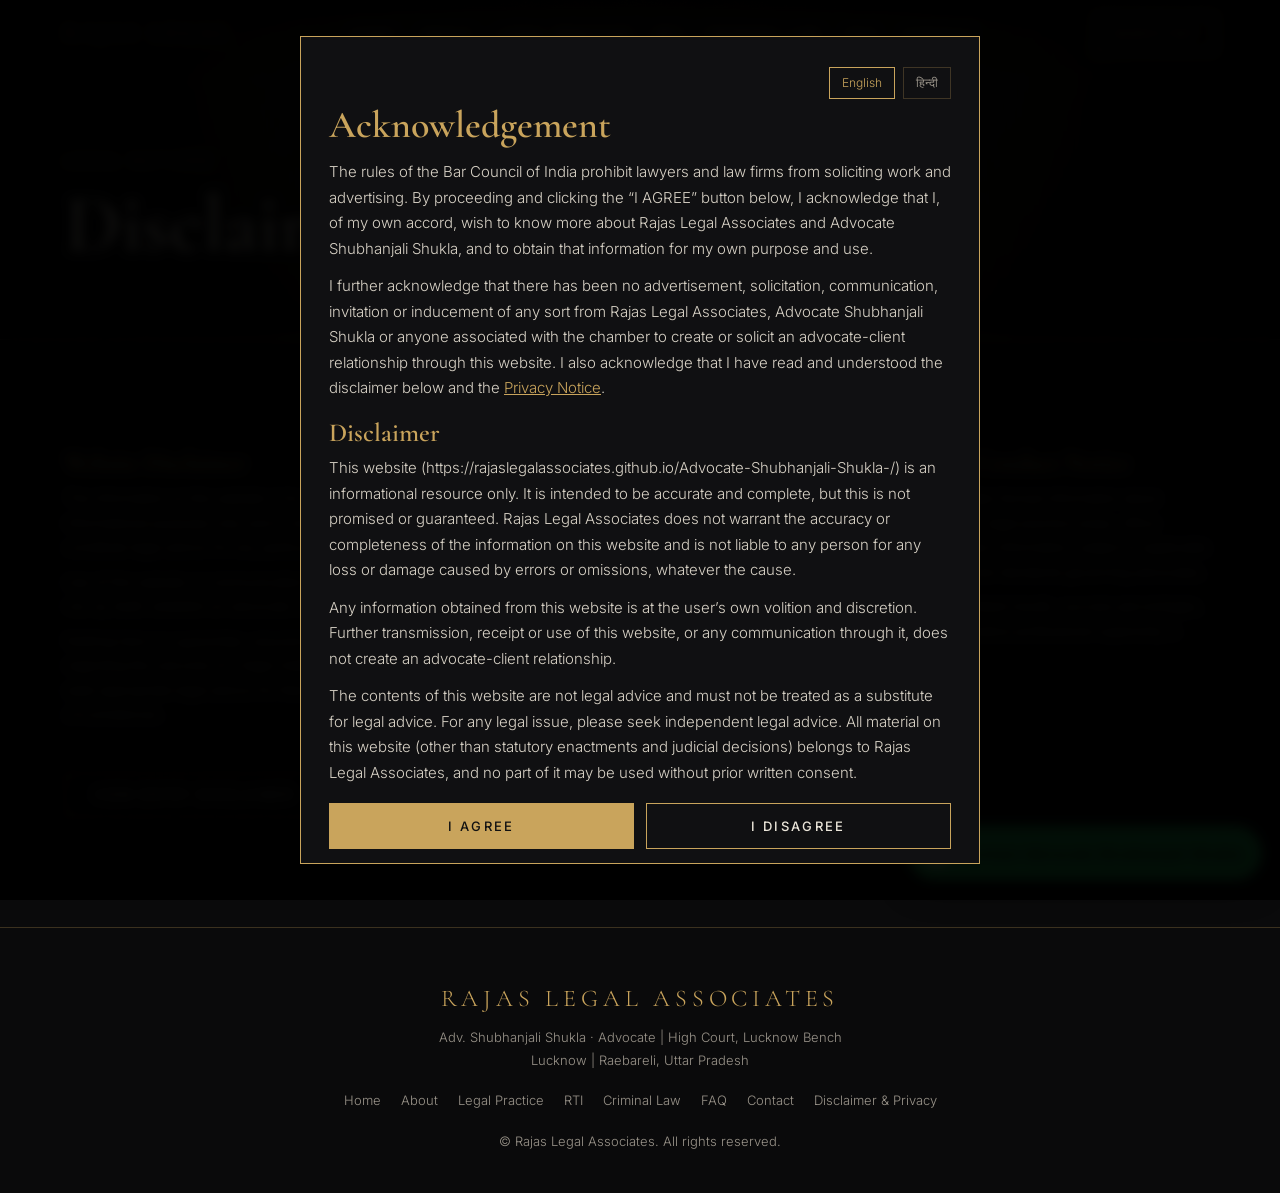
<file: disclaimer.html>
<!DOCTYPE html>
<html lang="en">
<head>
<meta charset="utf-8">
<meta name="viewport" content="width=device-width, initial-scale=1, viewport-fit=cover">
<title>Disclaimer, Privacy Notice and Conduct Notice | Rajas Legal Associates</title>
<meta name="description" content="Website disclaimer, privacy notice and professional conduct notice of Rajas Legal Associates, Adv. Shubhanjali Shukla.">
<meta name="robots" content="index,follow">
<link rel="canonical" href="https://rajaslegalassociates.github.io/Advocate-Shubhanjali-Shukla-/disclaimer.html">
<meta property="og:type" content="website"><meta property="og:title" content="Disclaimer, Privacy Notice and Conduct Notice | Rajas Legal Associates"><meta property="og:description" content="Website disclaimer, privacy notice and professional conduct notice of Rajas Legal Associates, Adv. Shubhanjali Shukla."><meta property="og:url" content="https://rajaslegalassociates.github.io/Advocate-Shubhanjali-Shukla-/disclaimer.html">
<link href="https://fonts.googleapis.com/css2?family=Cormorant+Garamond:wght@400;500;600;700&family=Inter:wght@300;400;500&display=swap" rel="stylesheet">
<link rel="stylesheet" href="style.css">
</head>
<body>
<div class="grain"></div>
<nav><a class="logo" href="index.html">RAJAS LEGAL</a><div class="links"><a href="index.html">Home</a><a href="about.html">About</a><a href="practice.html">Legal Practice</a><a href="rti.html">RTI</a><a href="criminal.html">Criminal Law</a><a href="faq.html">FAQ</a><a href="contact.html">Contact</a></div><div class="nr"><a class="call" href="tel:9005017567">9005017567</a><button class="burger" aria-label="Menu" onclick="document.querySelector('nav').classList.toggle('open')">&#9776;</button></div></nav>
<header class="ph"><div class="wrap"><div class="eyebrow">Legal Notices</div><h1>Disclaimer &amp; Privacy</h1></div></header>
<section id="disclaimer"><div class="wrap legal rv">
<div><h3>Website Disclaimer</h3><p>The information on this website is for general informational purposes only and is not intended to constitute legal advice for any particular matter.</p><p>Use of this website or communication through it does not, by itself, establish an advocate-client relationship.</p><p>Nothing here is a guarantee, assurance or prediction regarding the outcome of a legal matter. Visitors should seek appropriate legal advice for their individual circumstances.</p></div>
<div id="privacy"><h3>Privacy Notice</h3><p>Personal information voluntarily shared through email or other channels should be handled in accordance with applicable privacy and data-protection requirements.</p><p>Visitors should avoid sending confidential or sensitive documents through unsecured channels unless an appropriate professional communication process has been established.</p></div>
<div><h3>Professional Conduct Notice</h3><p>This website provides factual information about professional details, legal practice areas, office locations and contact information, subject to applicable laws and professional standards governing advocates.</p><p>No claim of guaranteed results, success percentages, rankings or comparative professional superiority is made.</p></div>
<div style="grid-column:1/-1"><button class="btn o" onclick="showGate()" style="cursor:pointer">View Entry Disclaimer</button></div></div></section>
<footer>
<span class="logo">RAJAS LEGAL ASSOCIATES</span>
Adv. Shubhanjali Shukla &middot; Advocate | High Court, Lucknow Bench<br>Lucknow | Raebareli, Uttar Pradesh
<div class="fl"><a href="index.html">Home</a><a href="about.html">About</a><a href="practice.html">Legal Practice</a><a href="rti.html">RTI</a><a href="criminal.html">Criminal Law</a><a href="faq.html">FAQ</a><a href="contact.html">Contact</a><a href="disclaimer.html">Disclaimer &amp; Privacy</a></div>
&copy; Rajas Legal Associates. All rights reserved.
</footer>
<a class="wa" aria-label="Chat on WhatsApp" href="https://api.whatsapp.com/send?phone=919005017567&amp;text=Hello%20Adv.%20Shubhanjali%20Shukla%2C%20I%20would%20like%20to%20enquire%20about%20a%20legal%20matter." target="_blank" rel="noopener"><svg viewBox="0 0 24 24"><path fill="#fff" d="M12 2a10 10 0 0 0-8.6 15.1L2 22l5-1.3A10 10 0 1 0 12 2z"/><path fill="#25d366" d="M8.5 7.5c-.3.5-.5 1.4.4 3 1 1.8 2.7 3.3 4.6 3.9 1 .3 1.6-.3 1.8-.9l-1.6-1-.9.7c-1-.4-2-1.3-2.5-2.3l.6-.9-1-1.7c-.3-.3-.9-.3-1.4.2z"/></svg><span>Contact Advocate Shubhanjali Shukla</span></a>
<script src="app.js"></script>
</body>
</html>
</file>
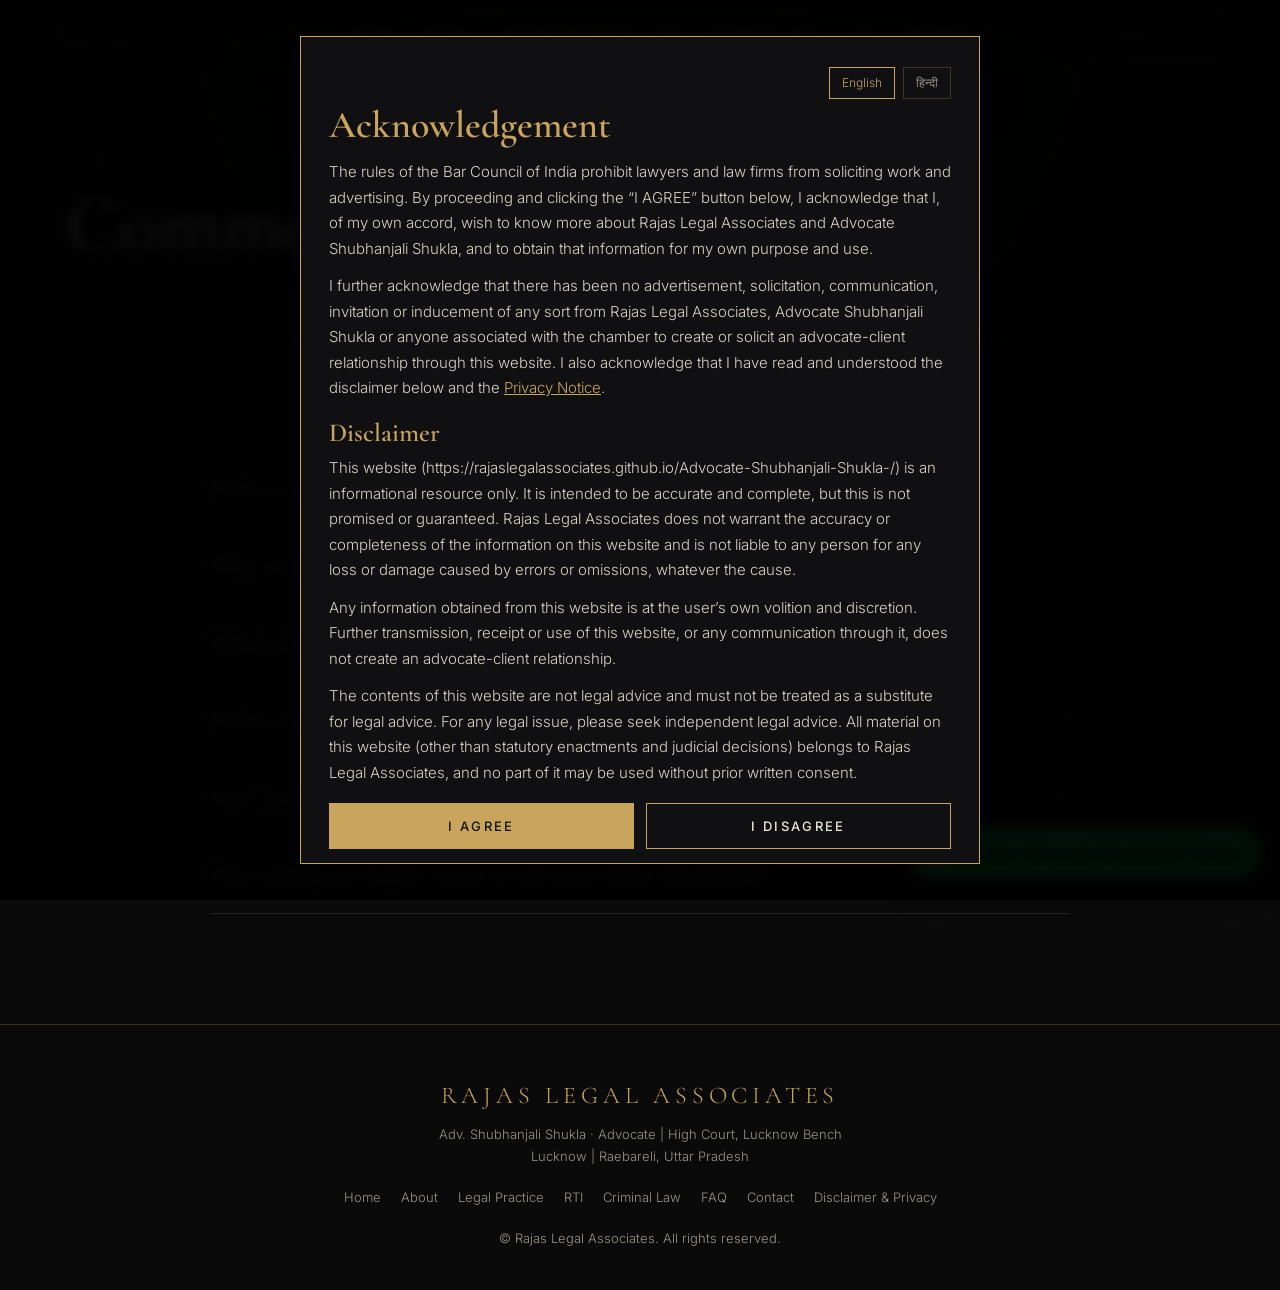
<file: faq.html>
<!DOCTYPE html>
<html lang="en">
<head>
<meta charset="utf-8">
<meta name="viewport" content="width=device-width, initial-scale=1, viewport-fit=cover">
<title>Frequently Asked Questions | Rajas Legal Associates</title>
<meta name="description" content="Common questions about RTI applications, bail, documents for a consultation, office locations and contacting Rajas Legal Associates, Lucknow and Raebareli.">
<meta name="robots" content="index,follow">
<link rel="canonical" href="https://rajaslegalassociates.github.io/Advocate-Shubhanjali-Shukla-/faq.html">
<meta property="og:type" content="website"><meta property="og:title" content="Frequently Asked Questions | Rajas Legal Associates"><meta property="og:description" content="Common questions about RTI applications, bail, documents for a consultation, office locations and contacting Rajas Legal Associates, Lucknow and Raebareli."><meta property="og:url" content="https://rajaslegalassociates.github.io/Advocate-Shubhanjali-Shukla-/faq.html">
<link href="https://fonts.googleapis.com/css2?family=Cormorant+Garamond:wght@400;500;600;700&family=Inter:wght@300;400;500&display=swap" rel="stylesheet">
<link rel="stylesheet" href="style.css">
</head>
<body>
<div class="grain"></div>
<nav><a class="logo" href="index.html">RAJAS LEGAL</a><div class="links"><a href="index.html">Home</a><a href="about.html">About</a><a href="practice.html">Legal Practice</a><a href="rti.html">RTI</a><a href="criminal.html">Criminal Law</a><a href="faq.html" class="on">FAQ</a><a href="contact.html">Contact</a></div><div class="nr"><a class="call" href="tel:9005017567">9005017567</a><button class="burger" aria-label="Menu" onclick="document.querySelector('nav').classList.toggle('open')">&#9776;</button></div></nav>
<header class="ph"><div class="wrap"><div class="eyebrow">FAQ</div><h1>Common Questions</h1></div></header>
<section id="faq"><div class="wrap faq rv"><details><summary>What is an RTI application and how is it filed?</summary><p>Under the Right to Information Act, a person may submit a written application, with the prescribed fee, to the Public Information Officer of a public authority seeking specific information. If no reply is received or it is unsatisfactory, a first appeal and then a second appeal may be available, within the timelines under the Act.</p></details><details><summary>What is bail?</summary><p>Bail is the conditional release of an accused person while a case is pending. Whether it can be granted depends on the facts of the case, the applicable law and the court's discretion.</p></details><details><summary>Which documents should I bring for a consultation?</summary><p>Any identity proof, and papers related to the matter, such as notices, orders, agreements, property papers or an FIR copy, along with a short written timeline of events.</p></details><details><summary>Where are the offices?</summary><p>High Court New Building, Lucknow (B Block, 4th Floor, Chamber No. 509), and Mahipal Nagar, PNT Colony, Prabhu Town, Raebareli.</p></details><details><summary>How can I contact the office?</summary><p>Call 9005017567 or send an enquiry on WhatsApp. Office hours are 10:00 AM &ndash; 8:00 PM, and calls may be made outside these hours for urgent matters.</p></details><details><summary>Does sending an enquiry create an advocate-client relationship?</summary><p>No. An enquiry or message does not, by itself, create an advocate-client relationship, and nothing on this website guarantees or predicts the outcome of any matter.</p></details></div></section>
<footer>
<span class="logo">RAJAS LEGAL ASSOCIATES</span>
Adv. Shubhanjali Shukla &middot; Advocate | High Court, Lucknow Bench<br>Lucknow | Raebareli, Uttar Pradesh
<div class="fl"><a href="index.html">Home</a><a href="about.html">About</a><a href="practice.html">Legal Practice</a><a href="rti.html">RTI</a><a href="criminal.html">Criminal Law</a><a href="faq.html">FAQ</a><a href="contact.html">Contact</a><a href="disclaimer.html">Disclaimer &amp; Privacy</a></div>
&copy; Rajas Legal Associates. All rights reserved.
</footer>
<a class="wa" aria-label="Chat on WhatsApp" href="https://api.whatsapp.com/send?phone=919005017567&amp;text=Hello%20Adv.%20Shubhanjali%20Shukla%2C%20I%20would%20like%20to%20enquire%20about%20a%20legal%20matter." target="_blank" rel="noopener"><svg viewBox="0 0 24 24"><path fill="#fff" d="M12 2a10 10 0 0 0-8.6 15.1L2 22l5-1.3A10 10 0 1 0 12 2z"/><path fill="#25d366" d="M8.5 7.5c-.3.5-.5 1.4.4 3 1 1.8 2.7 3.3 4.6 3.9 1 .3 1.6-.3 1.8-.9l-1.6-1-.9.7c-1-.4-2-1.3-2.5-2.3l.6-.9-1-1.7c-.3-.3-.9-.3-1.4.2z"/></svg><span>Contact Advocate Shubhanjali Shukla</span></a>
<script src="app.js"></script>
</body>
</html>
</file>
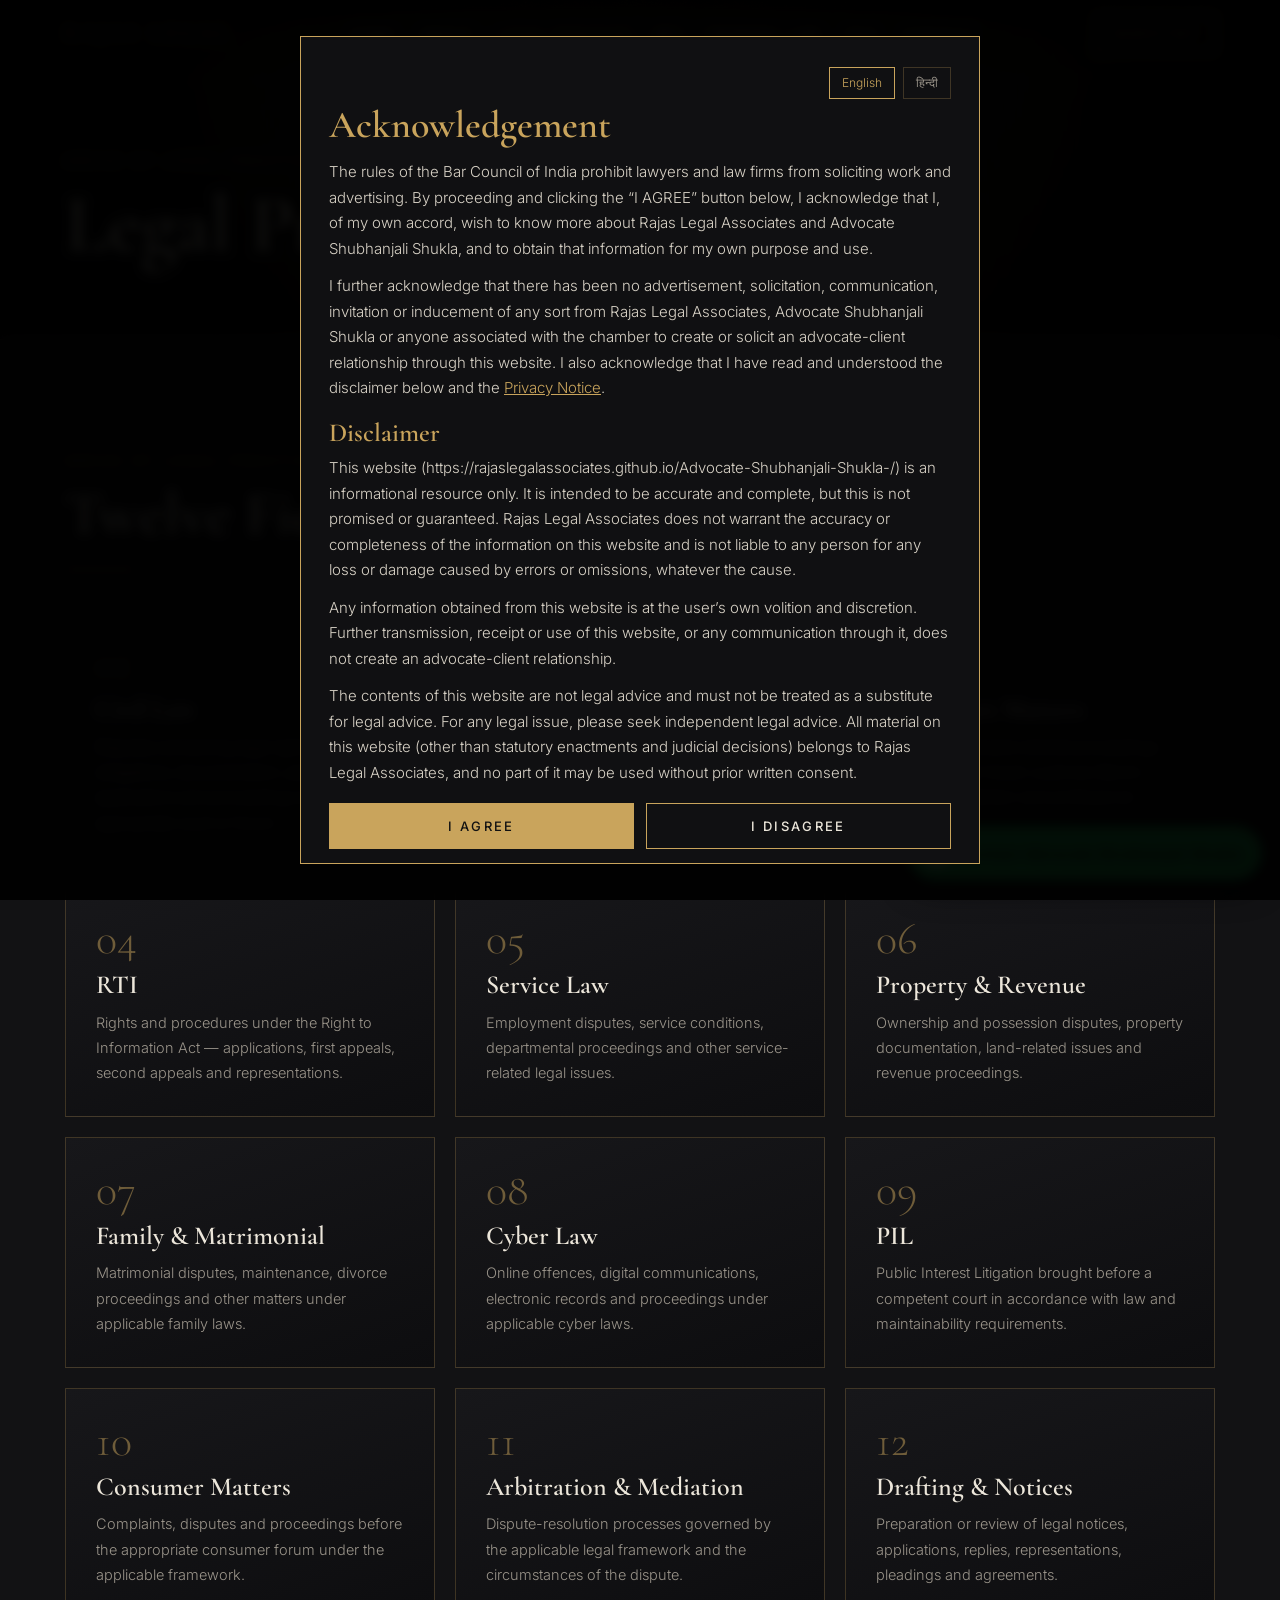
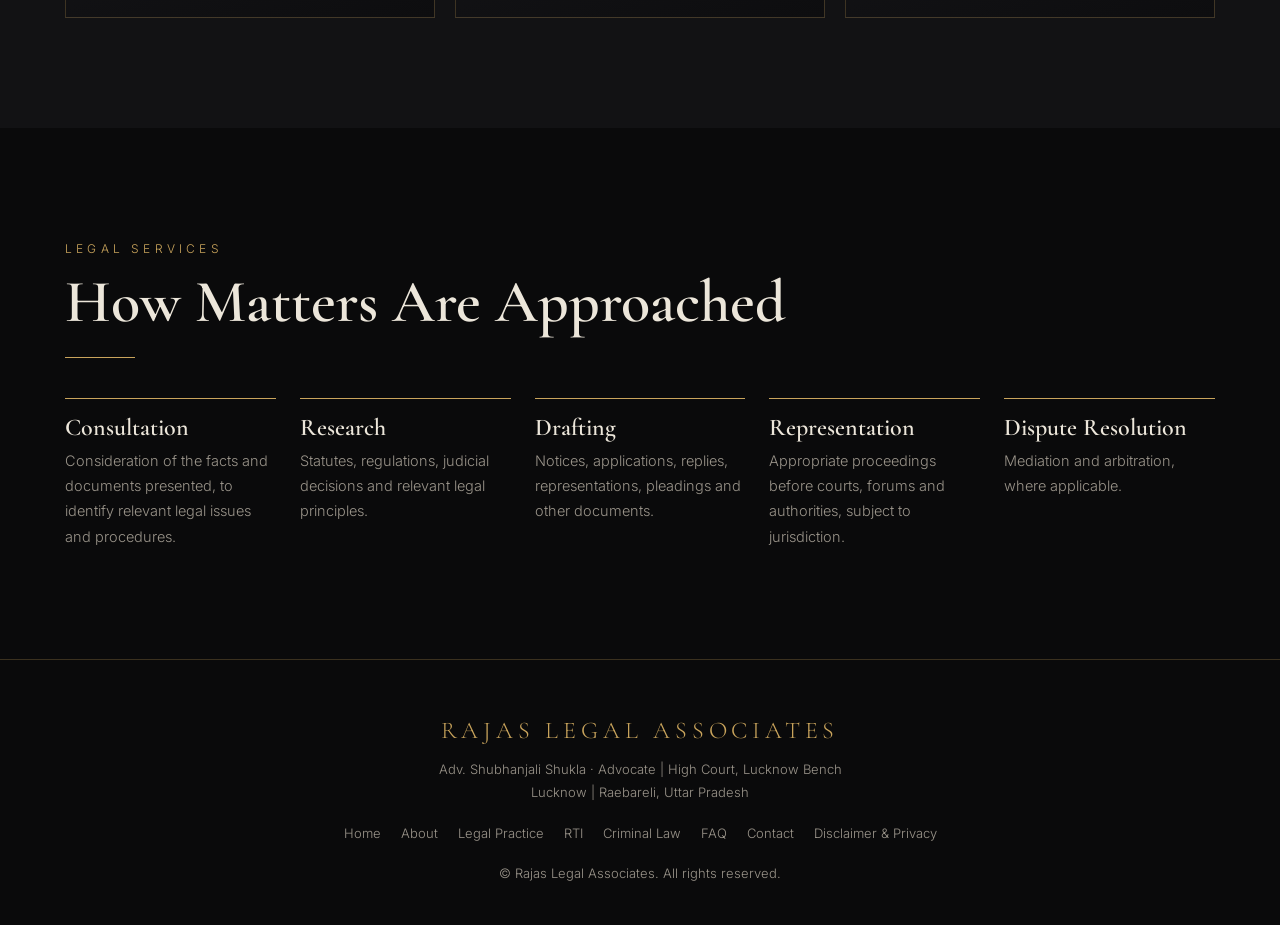
<file: practice.html>
<!DOCTYPE html>
<html lang="en">
<head>
<meta charset="utf-8">
<meta name="viewport" content="width=device-width, initial-scale=1, viewport-fit=cover">
<title>Legal Practice Areas | Rajas Legal Associates, Lucknow &amp; Raebareli</title>
<meta name="description" content="Areas of legal practice: civil, criminal, High Court, RTI, service, property and revenue, family, cyber, PIL, consumer, arbitration and legal drafting.">
<meta name="robots" content="index,follow">
<link rel="canonical" href="https://rajaslegalassociates.github.io/Advocate-Shubhanjali-Shukla-/practice.html">
<meta property="og:type" content="website"><meta property="og:title" content="Legal Practice Areas | Rajas Legal Associates, Lucknow &amp; Raebareli"><meta property="og:description" content="Areas of legal practice: civil, criminal, High Court, RTI, service, property and revenue, family, cyber, PIL, consumer, arbitration and legal drafting."><meta property="og:url" content="https://rajaslegalassociates.github.io/Advocate-Shubhanjali-Shukla-/practice.html">
<link href="https://fonts.googleapis.com/css2?family=Cormorant+Garamond:wght@400;500;600;700&family=Inter:wght@300;400;500&display=swap" rel="stylesheet">
<link rel="stylesheet" href="style.css">
</head>
<body>
<div class="grain"></div>
<nav><a class="logo" href="index.html">RAJAS LEGAL</a><div class="links"><a href="index.html">Home</a><a href="about.html">About</a><a href="practice.html" class="on">Legal Practice</a><a href="rti.html">RTI</a><a href="criminal.html">Criminal Law</a><a href="faq.html">FAQ</a><a href="contact.html">Contact</a></div><div class="nr"><a class="call" href="tel:9005017567">9005017567</a><button class="burger" aria-label="Menu" onclick="document.querySelector('nav').classList.toggle('open')">&#9776;</button></div></nav>
<header class="ph"><div class="wrap"><div class="eyebrow">Areas of Legal Practice</div><h1>Legal Practice</h1></div></header>
<section id="practice" class="alt"><div class="wrap">
<div class="eyebrow rv">Areas of Legal Practice</div>
<h2 class="sec-t rv">Twelve Fields of Law</h2>
<div class="grid">
<div class="card rv"><div class="n">01</div><h3>Civil Law</h3><p>Disputes concerning legal rights, contractual obligations, documentation, pleadings, applications and proceedings before the appropriate court or forum.</p></div>
<div class="card rv"><div class="n">02</div><h3>Criminal Law</h3><p>Criminal proceedings, defence matters, bail-related applications and criminal petitions, subject to jurisdiction and applicable law.</p></div>
<div class="card rv"><div class="n">03</div><h3>High Court Matters</h3><p>Appropriate civil and criminal proceedings before the High Court, Lucknow Bench, subject to jurisdiction and professional requirements.</p></div>
<div class="card rv"><div class="n">04</div><h3>RTI</h3><p>Rights and procedures under the Right to Information Act &mdash; applications, first appeals, second appeals and representations.</p></div>
<div class="card rv"><div class="n">05</div><h3>Service Law</h3><p>Employment disputes, service conditions, departmental proceedings and other service-related legal issues.</p></div>
<div class="card rv"><div class="n">06</div><h3>Property &amp; Revenue</h3><p>Ownership and possession disputes, property documentation, land-related issues and revenue proceedings.</p></div>
<div class="card rv"><div class="n">07</div><h3>Family &amp; Matrimonial</h3><p>Matrimonial disputes, maintenance, divorce proceedings and other matters under applicable family laws.</p></div>
<div class="card rv"><div class="n">08</div><h3>Cyber Law</h3><p>Online offences, digital communications, electronic records and proceedings under applicable cyber laws.</p></div>
<div class="card rv"><div class="n">09</div><h3>PIL</h3><p>Public Interest Litigation brought before a competent court in accordance with law and maintainability requirements.</p></div>
<div class="card rv"><div class="n">10</div><h3>Consumer Matters</h3><p>Complaints, disputes and proceedings before the appropriate consumer forum under the applicable framework.</p></div>
<div class="card rv"><div class="n">11</div><h3>Arbitration &amp; Mediation</h3><p>Dispute-resolution processes governed by the applicable legal framework and the circumstances of the dispute.</p></div>
<div class="card rv"><div class="n">12</div><h3>Drafting &amp; Notices</h3><p>Preparation or review of legal notices, applications, replies, representations, pleadings and agreements.</p></div>
</div></div></section>
<section id="services"><div class="wrap">
<div class="eyebrow rv">Legal Services</div><h2 class="sec-t rv">How Matters Are Approached</h2>
<div class="svc rv">
<div><h3>Consultation</h3><p>Consideration of the facts and documents presented, to identify relevant legal issues and procedures.</p></div>
<div><h3>Research</h3><p>Statutes, regulations, judicial decisions and relevant legal principles.</p></div>
<div><h3>Drafting</h3><p>Notices, applications, replies, representations, pleadings and other documents.</p></div>
<div><h3>Representation</h3><p>Appropriate proceedings before courts, forums and authorities, subject to jurisdiction.</p></div>
<div><h3>Dispute Resolution</h3><p>Mediation and arbitration, where applicable.</p></div>
</div></div></section>
<footer>
<span class="logo">RAJAS LEGAL ASSOCIATES</span>
Adv. Shubhanjali Shukla &middot; Advocate | High Court, Lucknow Bench<br>Lucknow | Raebareli, Uttar Pradesh
<div class="fl"><a href="index.html">Home</a><a href="about.html">About</a><a href="practice.html">Legal Practice</a><a href="rti.html">RTI</a><a href="criminal.html">Criminal Law</a><a href="faq.html">FAQ</a><a href="contact.html">Contact</a><a href="disclaimer.html">Disclaimer &amp; Privacy</a></div>
&copy; Rajas Legal Associates. All rights reserved.
</footer>
<a class="wa" aria-label="Chat on WhatsApp" href="https://api.whatsapp.com/send?phone=919005017567&amp;text=Hello%20Adv.%20Shubhanjali%20Shukla%2C%20I%20would%20like%20to%20enquire%20about%20a%20legal%20matter." target="_blank" rel="noopener"><svg viewBox="0 0 24 24"><path fill="#fff" d="M12 2a10 10 0 0 0-8.6 15.1L2 22l5-1.3A10 10 0 1 0 12 2z"/><path fill="#25d366" d="M8.5 7.5c-.3.5-.5 1.4.4 3 1 1.8 2.7 3.3 4.6 3.9 1 .3 1.6-.3 1.8-.9l-1.6-1-.9.7c-1-.4-2-1.3-2.5-2.3l.6-.9-1-1.7c-.3-.3-.9-.3-1.4.2z"/></svg><span>Contact Advocate Shubhanjali Shukla</span></a>
<script src="app.js"></script>
</body>
</html>
</file>
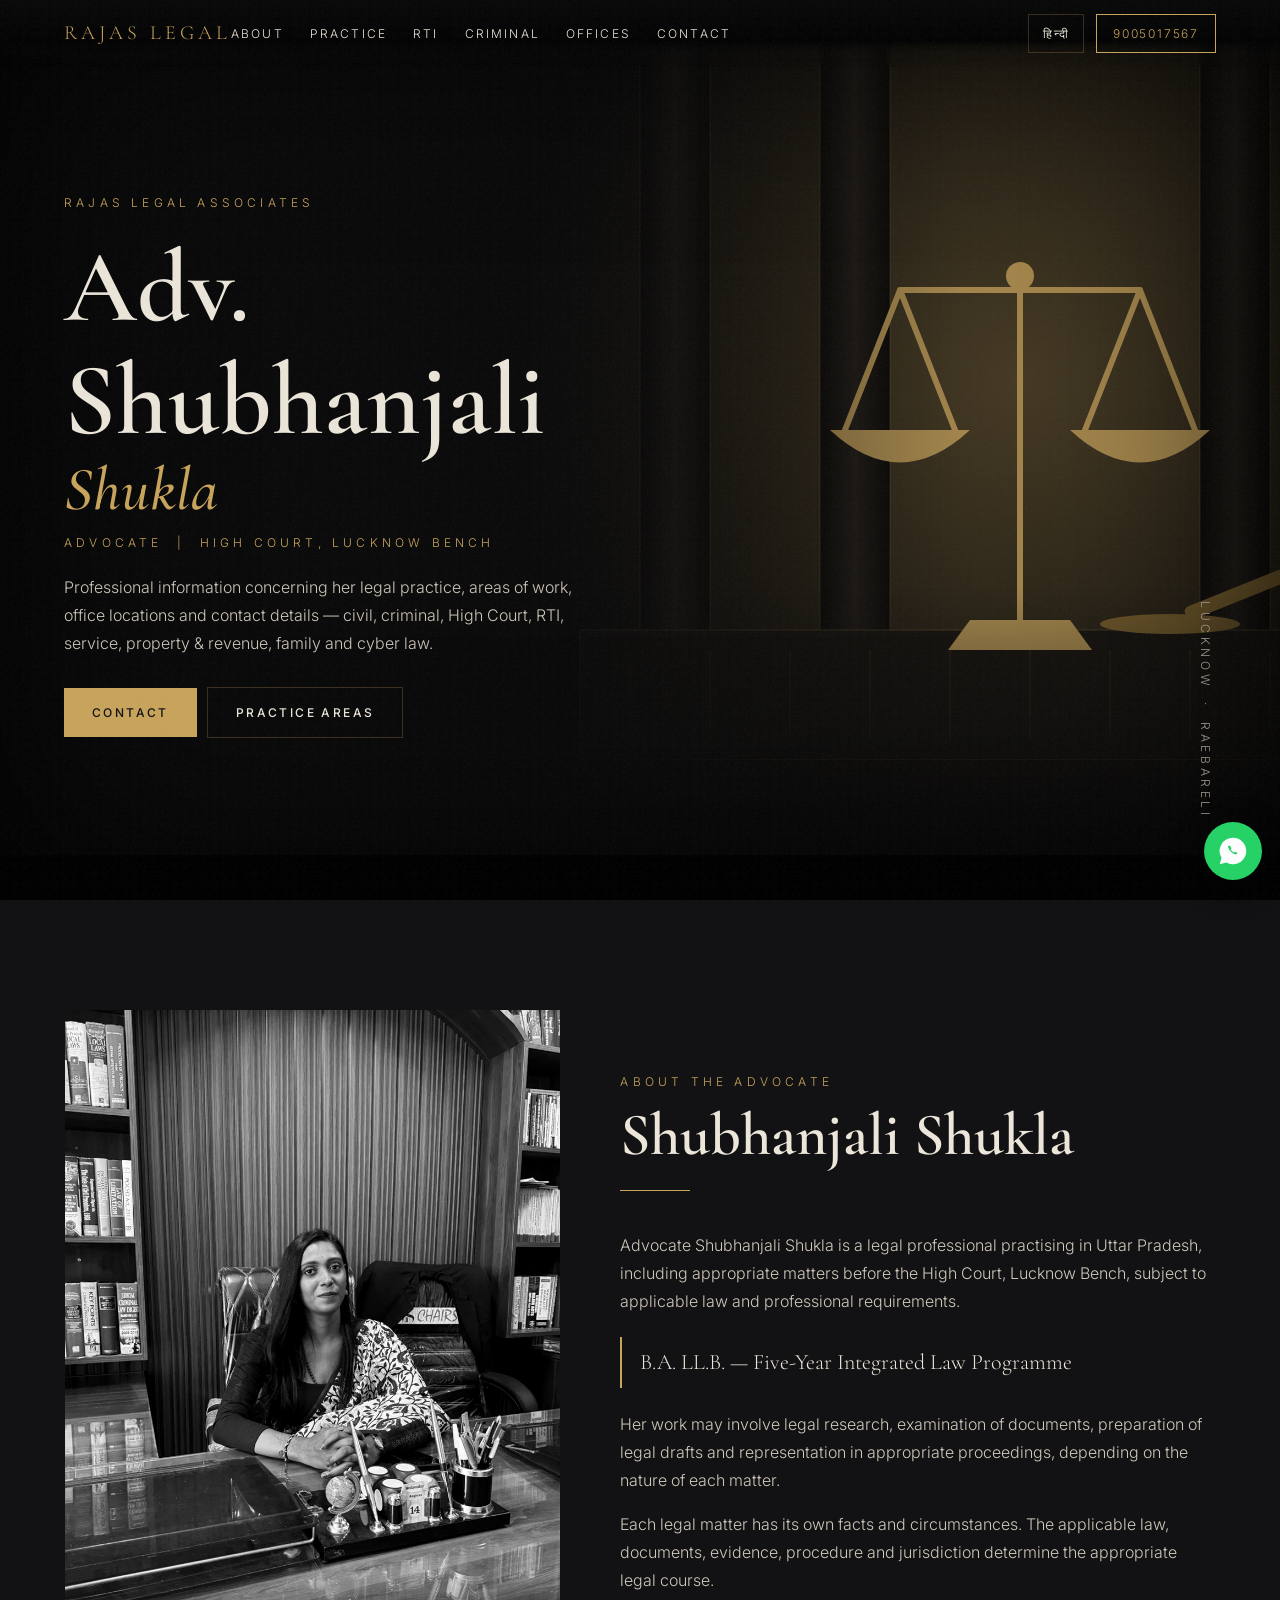
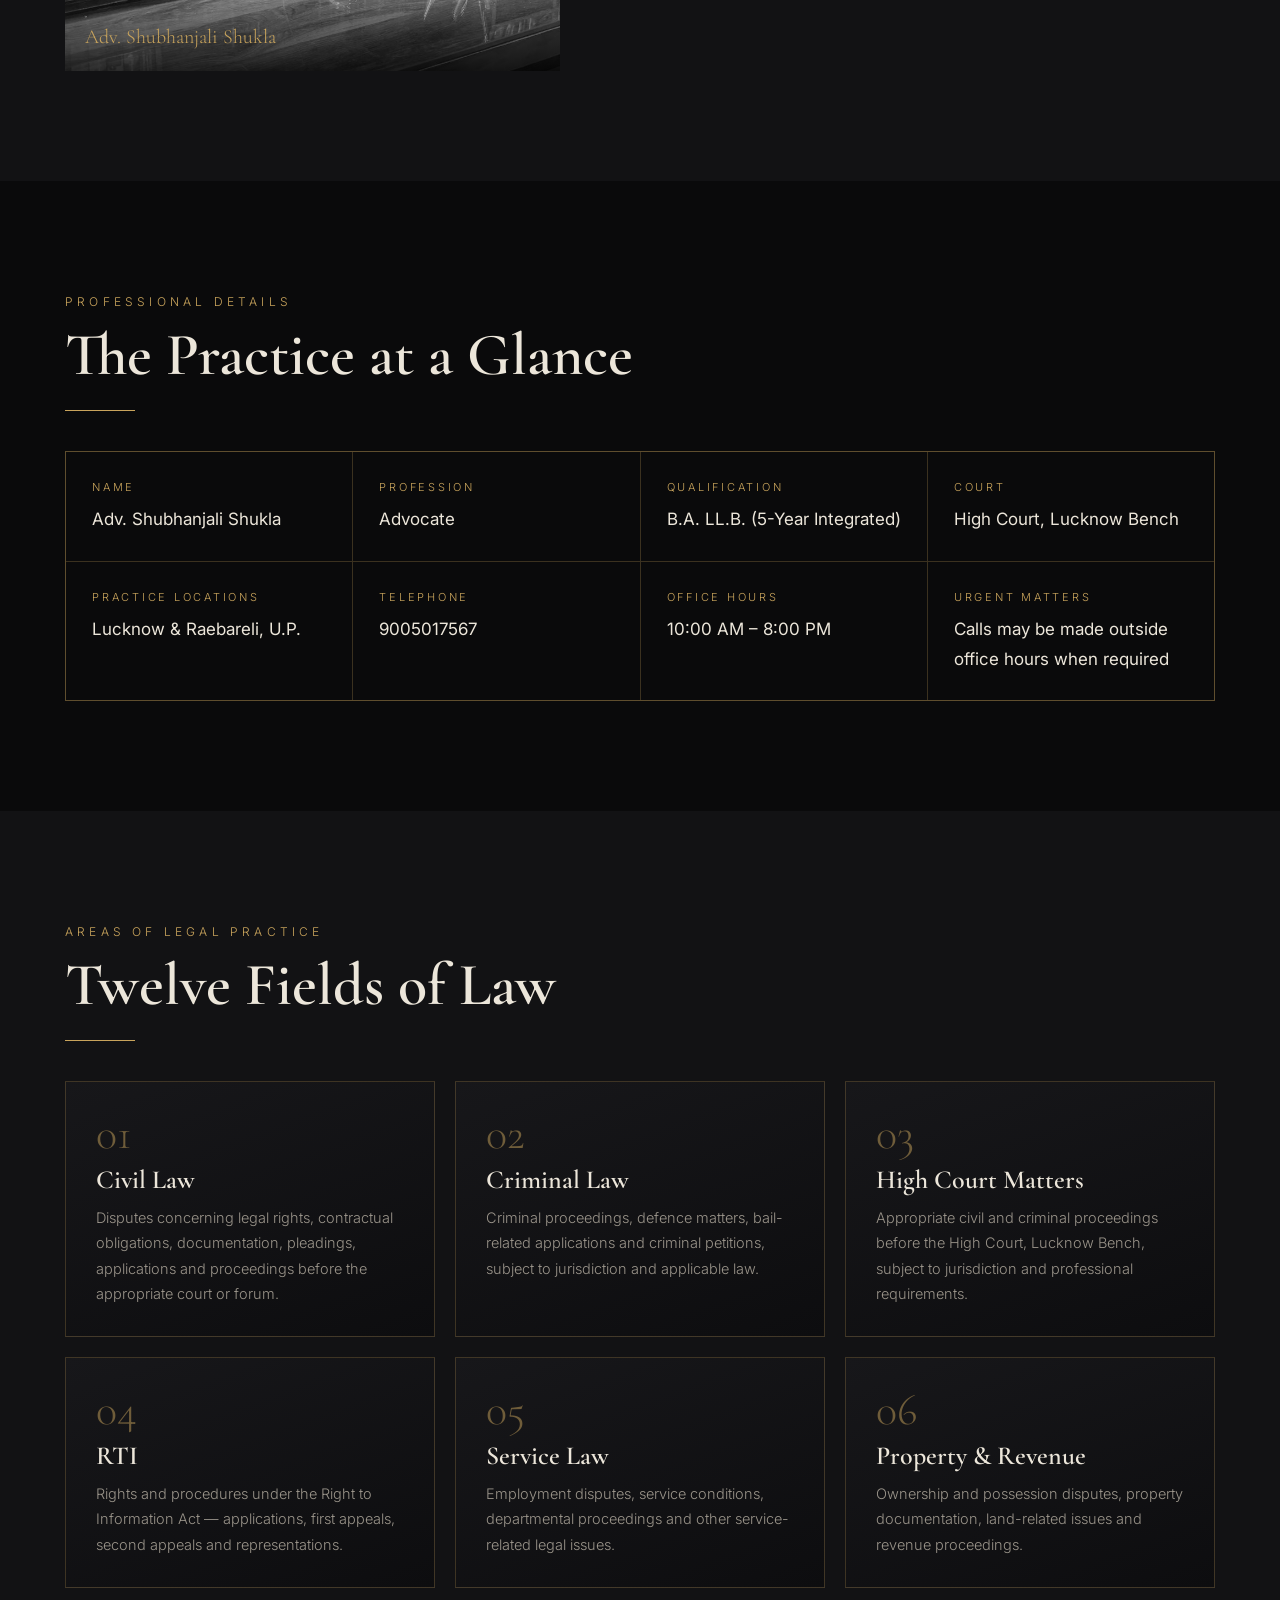
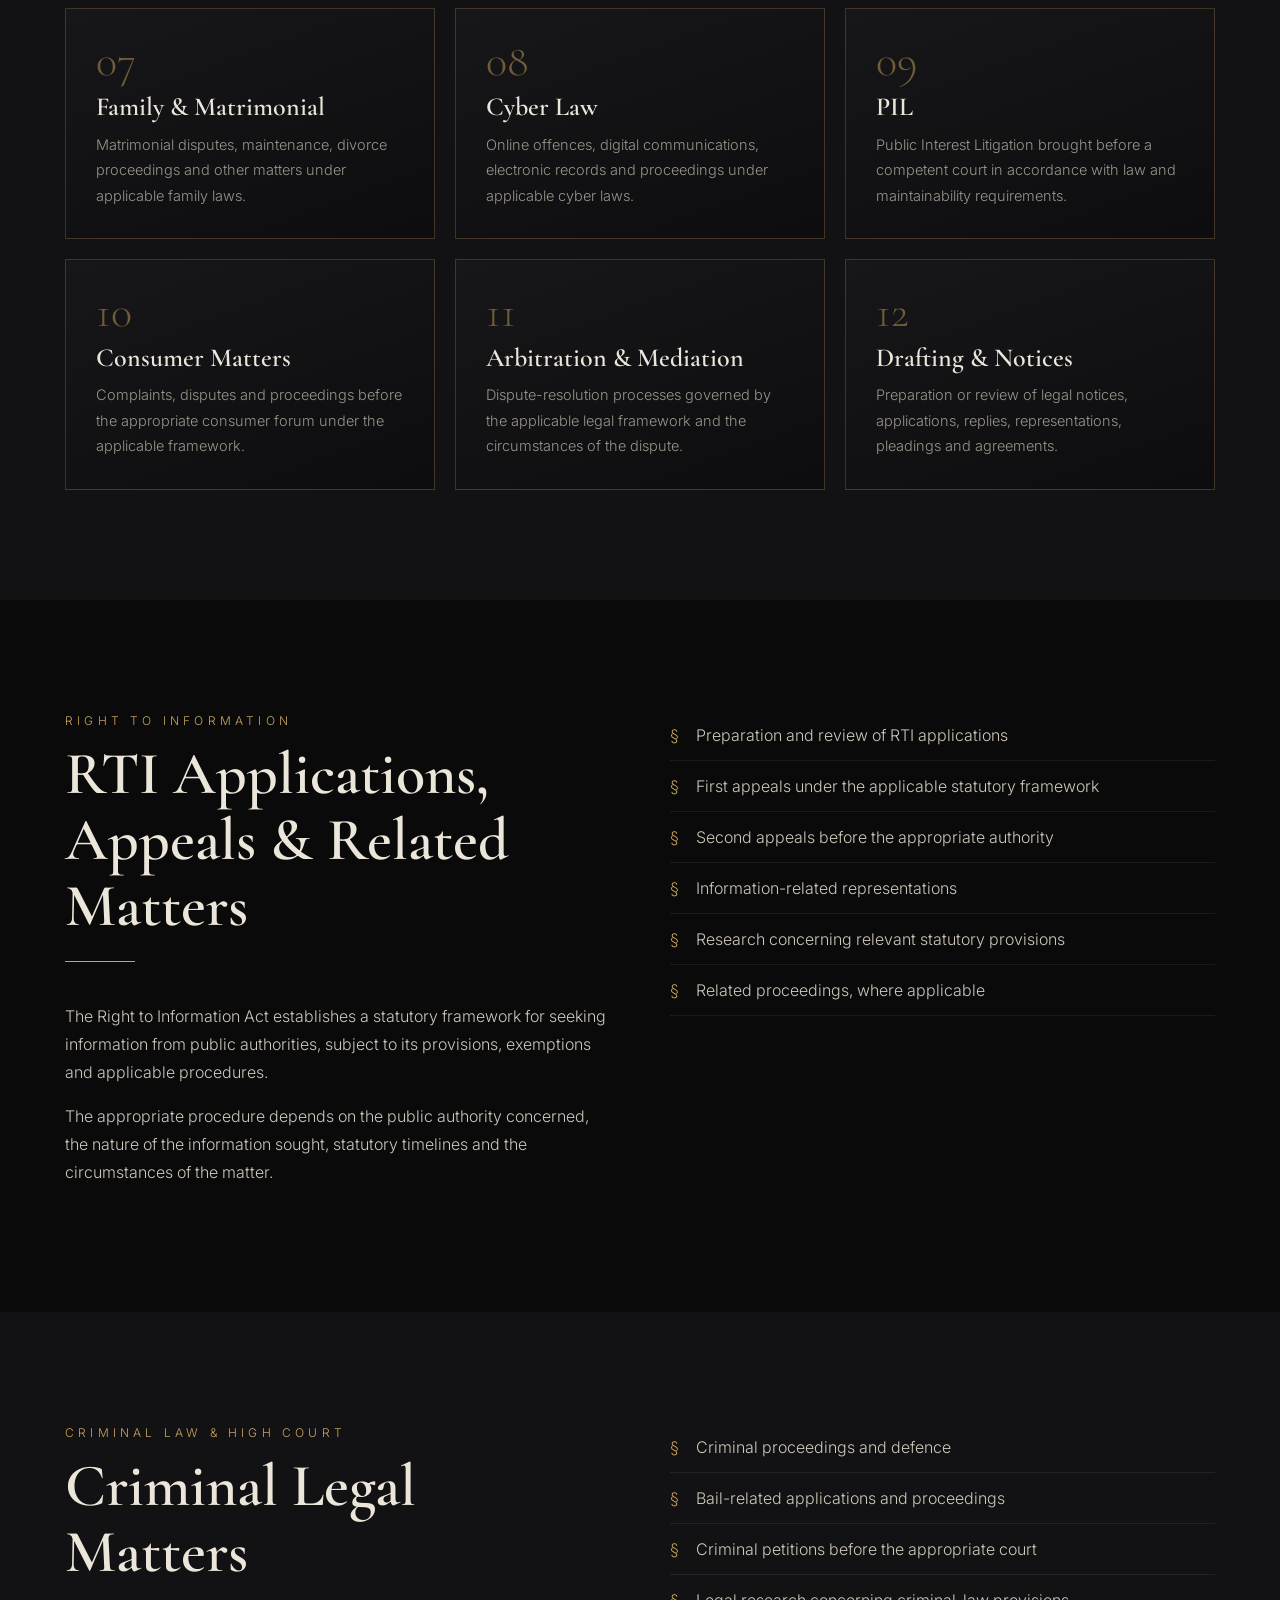
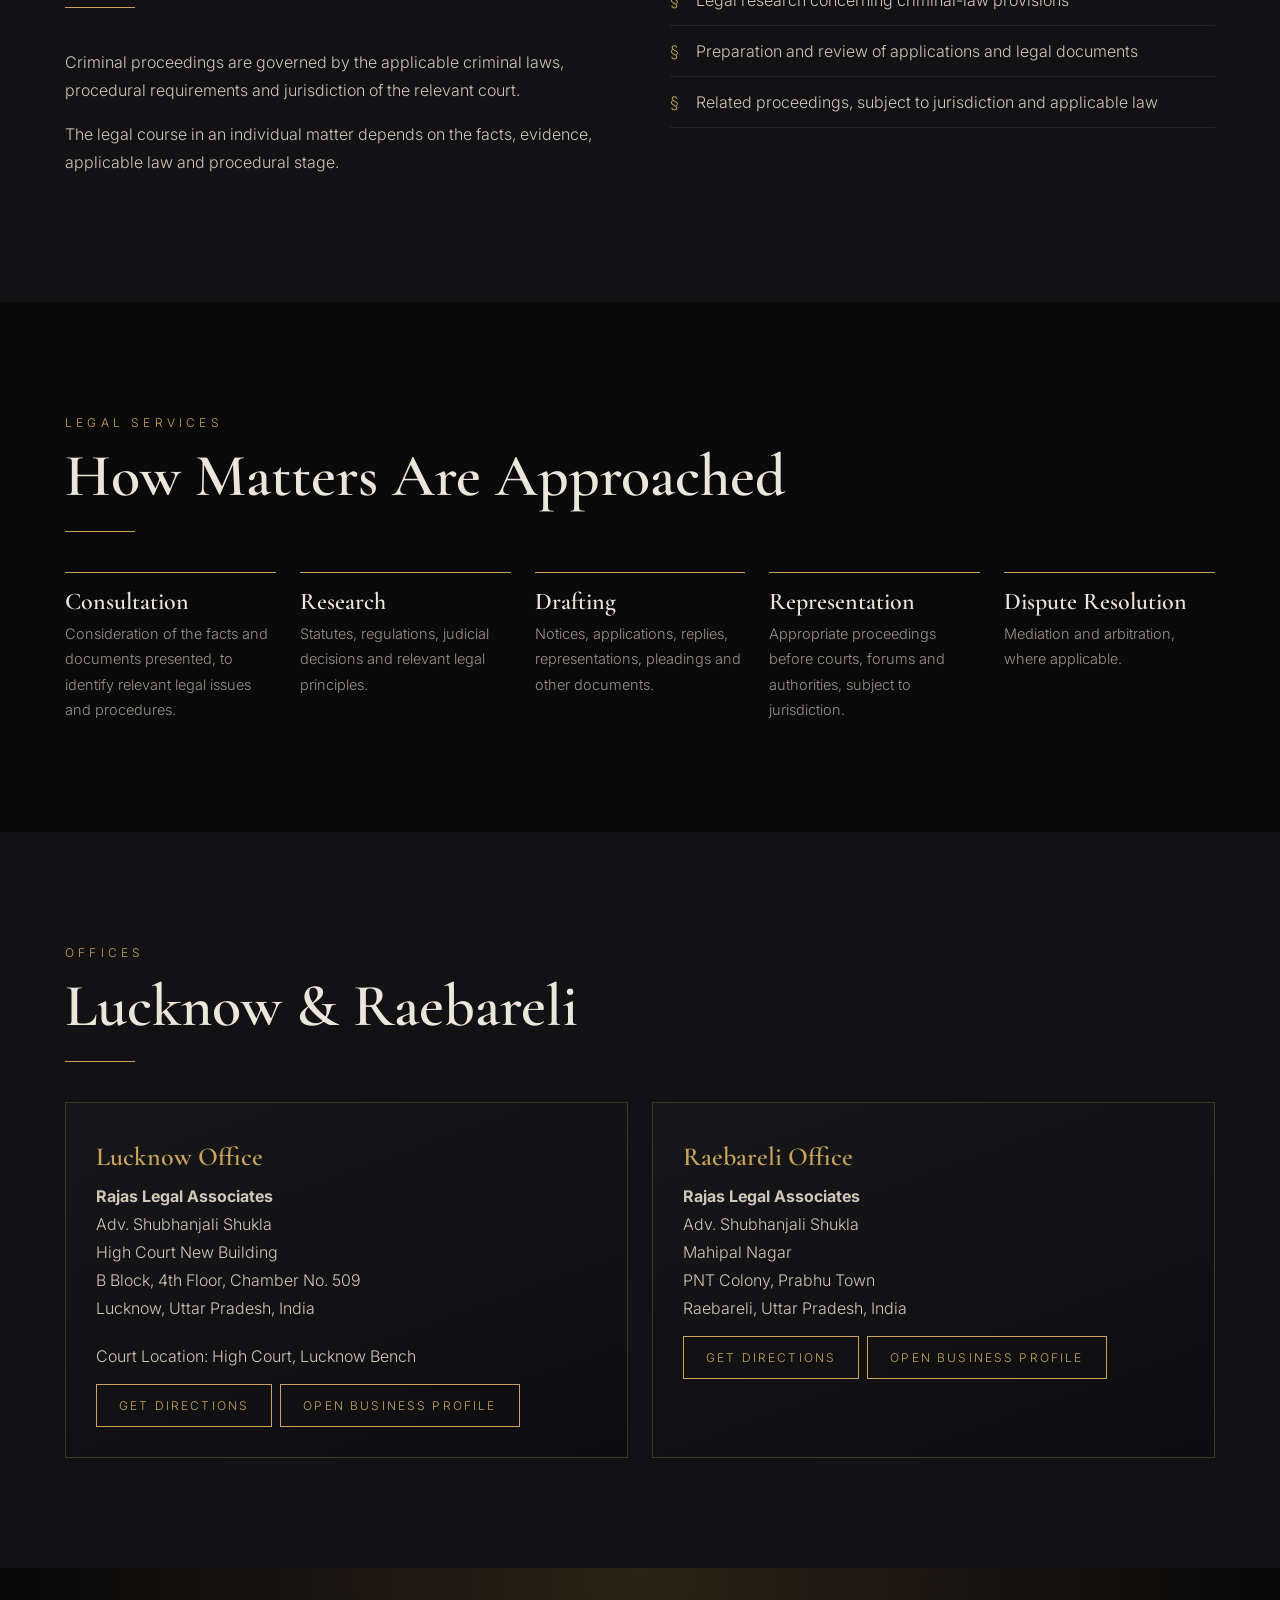
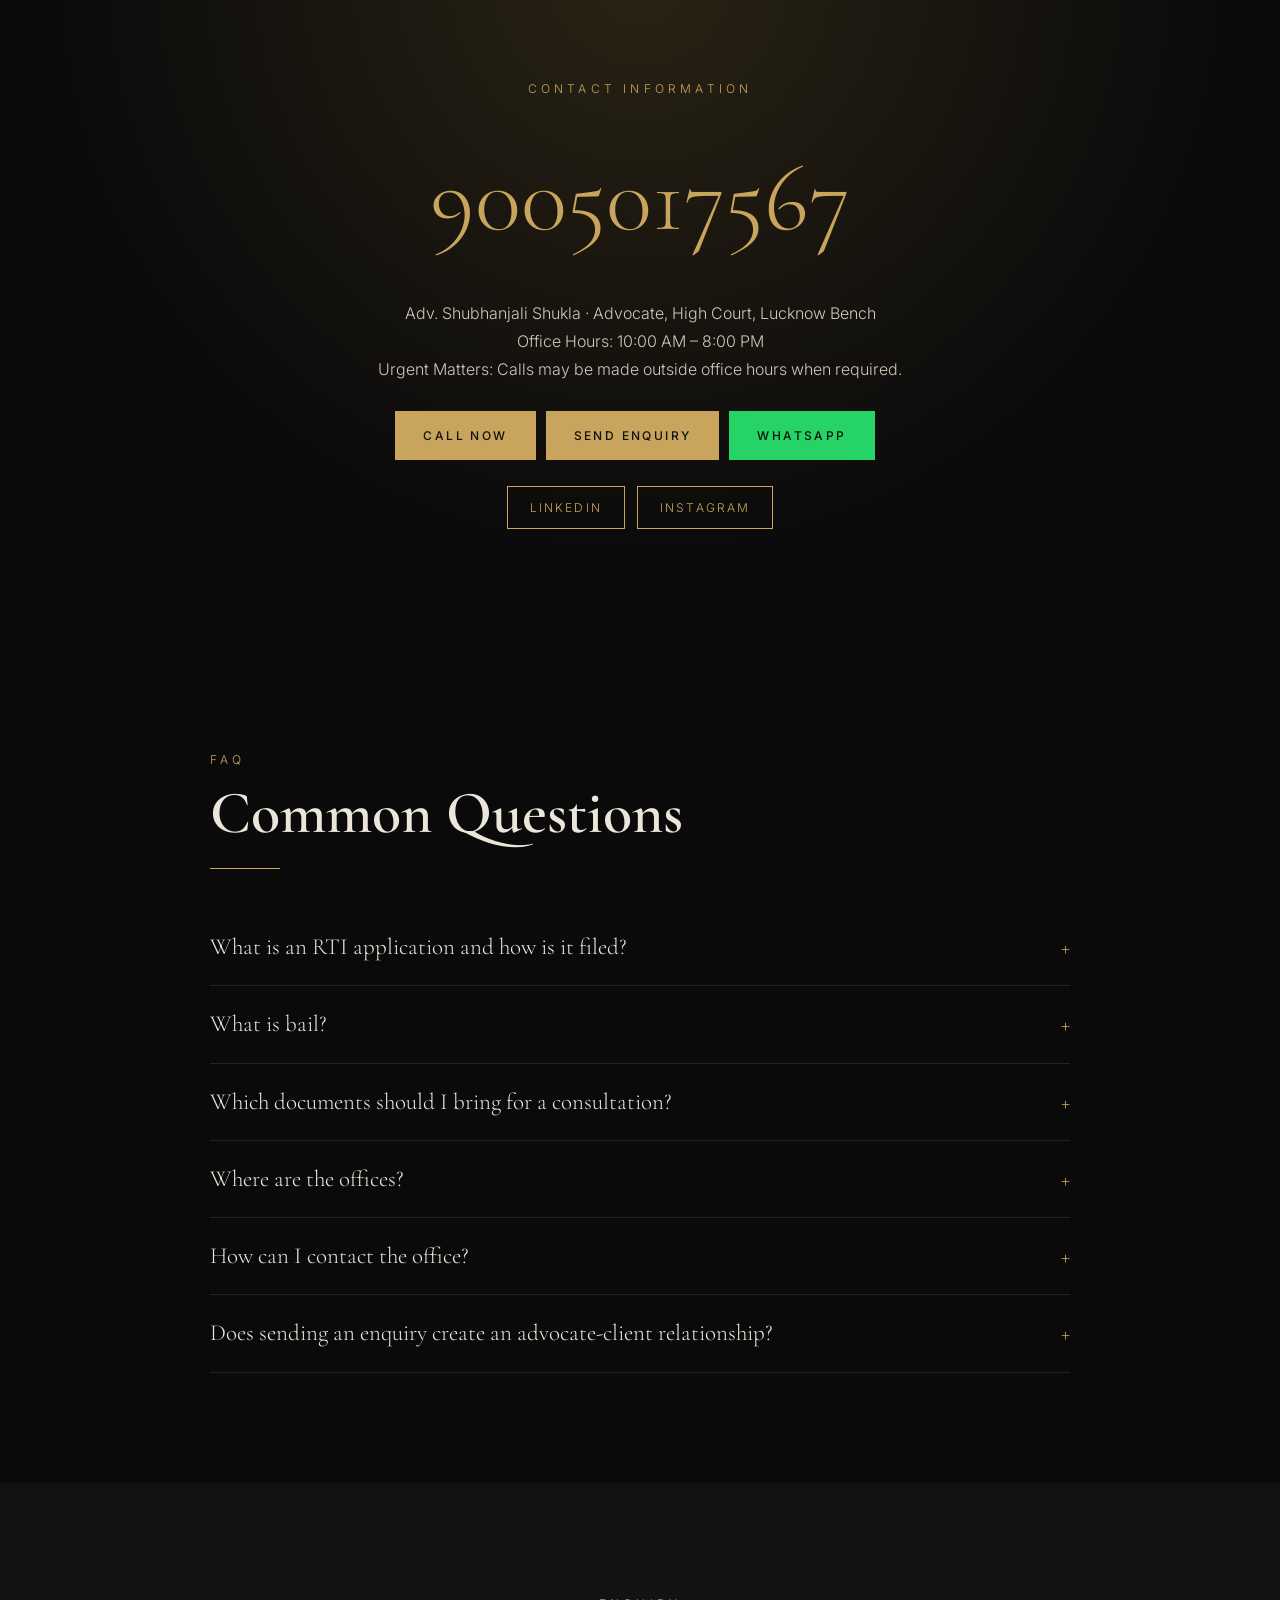
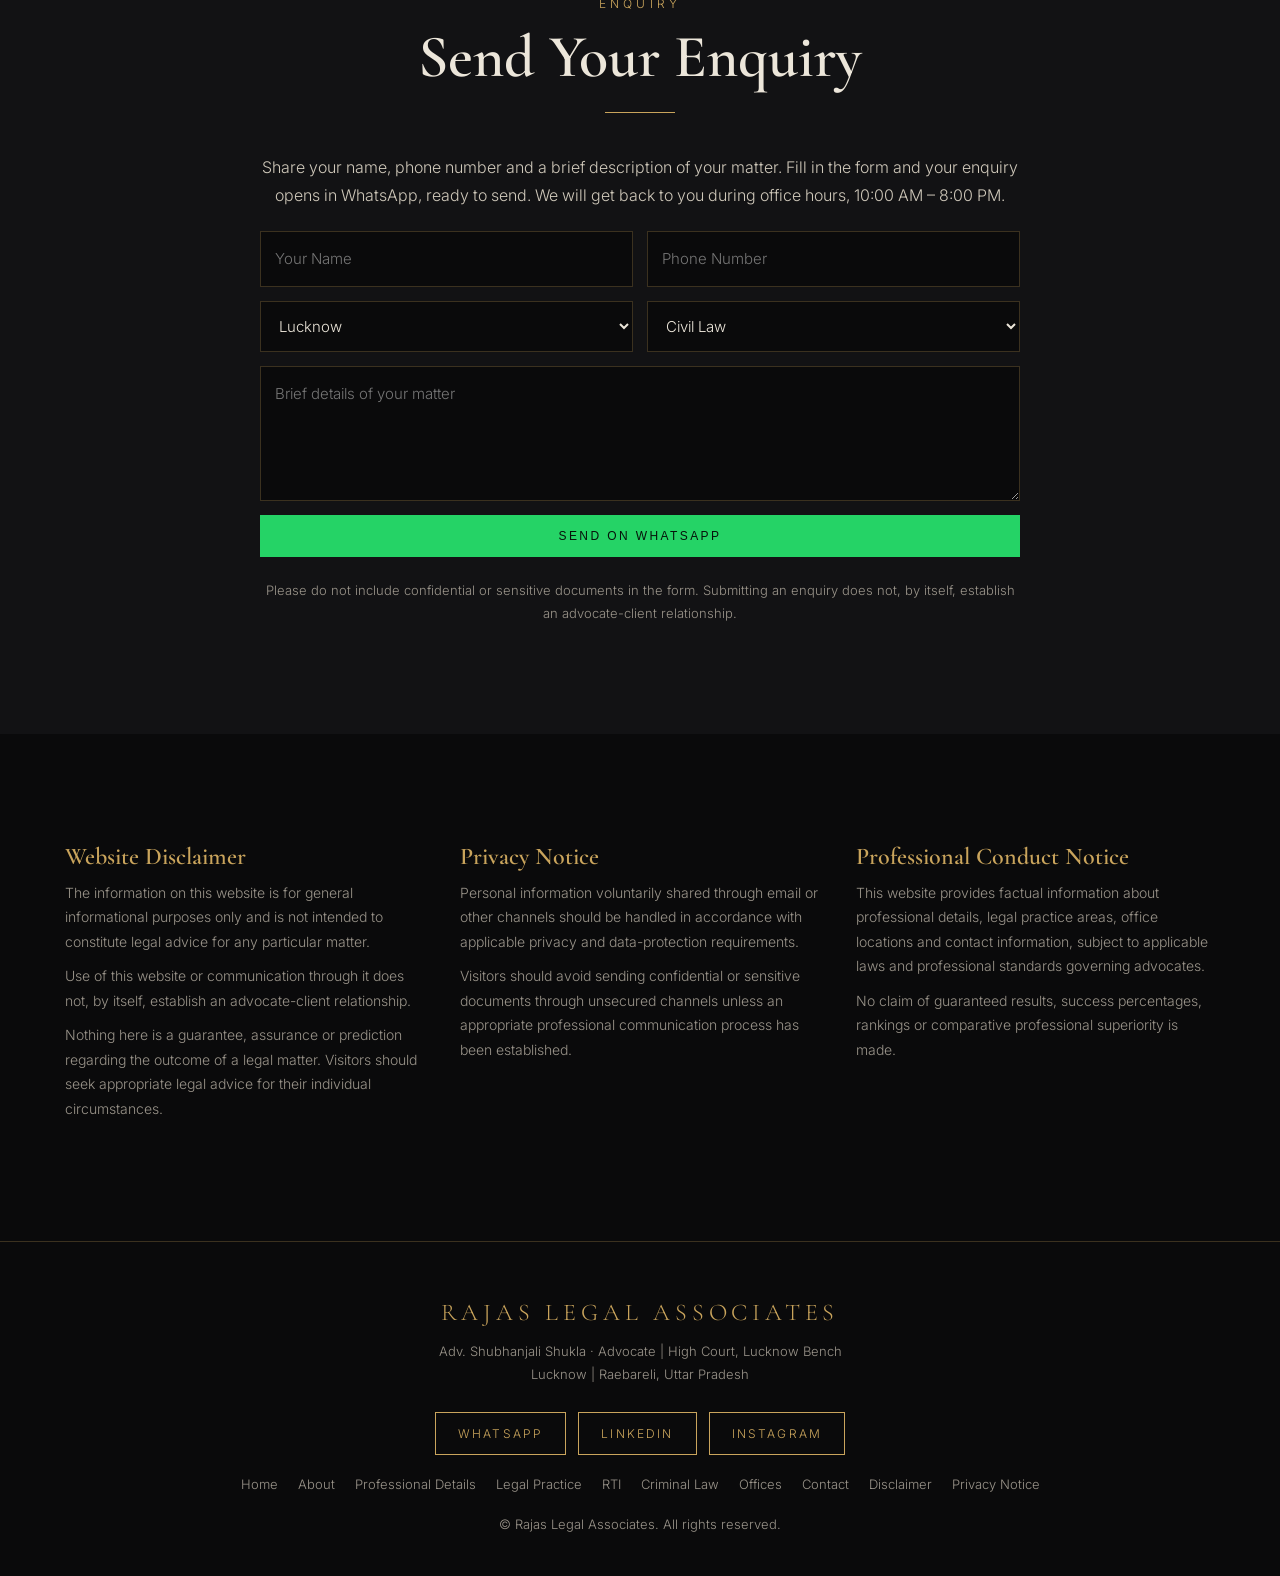
<file: rajas-legal (1).html>
<!DOCTYPE html>
<html lang="en">
<head>
<meta charset="utf-8">
<meta name="viewport" content="width=device-width, initial-scale=1, viewport-fit=cover">
<title>Rajas Legal Associates | Adv. Shubhanjali Shukla</title>
<link href="https://fonts.googleapis.com/css2?family=Cormorant+Garamond:wght@400;500;600;700&family=Inter:wght@300;400;500&family=Noto+Sans+Devanagari:wght@400;600&display=swap" rel="stylesheet">
<style>
:root{--bg:#0a0a0b;--bg2:#121214;--ink:#ece6da;--mute:#9a948a;--gold:#c9a45c;--line:rgba(201,164,92,.25);box-sizing:border-box;padding-top:env(safe-area-inset-top,0px);padding-bottom:env(safe-area-inset-bottom,0px)}
@media (prefers-color-scheme:light){:root:not([data-theme="dark"]){--bg:#0a0a0b}}
html{scroll-behavior:smooth;scroll-padding-top:70px}
*{box-sizing:border-box;margin:0}
body{background:var(--bg);color:var(--ink);font:300 16px/1.75 Inter,system-ui,sans-serif;overflow-x:hidden}
h1,h2,h3{font-family:'Cormorant Garamond',Georgia,serif;font-weight:600;line-height:1.1}
a{color:inherit;text-decoration:none}
.grain{position:fixed;inset:0;pointer-events:none;z-index:50;opacity:.07;background-image:url("data:image/svg+xml;utf8,<svg xmlns='http://www.w3.org/2000/svg' width='160' height='160'><filter id='n'><feTurbulence baseFrequency='.9' numOctaves='2'/></filter><rect width='160' height='160' filter='url(%23n)'/></svg>");animation:g 1s steps(4) infinite}
@keyframes g{0%{transform:translate(0)}25%{transform:translate(-3%,2%)}50%{transform:translate(2%,-3%)}75%{transform:translate(-2%,-1%)}}
nav{position:fixed;top:0;left:0;right:0;z-index:40;display:flex;justify-content:space-between;align-items:center;padding:calc(14px + env(safe-area-inset-top,0px)) 5vw 14px;background:linear-gradient(#0a0a0bee,#0a0a0b00);backdrop-filter:blur(3px)}
.logo{font-family:'Cormorant Garamond',Georgia,serif;font-size:20px;letter-spacing:.2em;color:var(--gold)}
nav .links{display:flex;gap:26px;font-size:12px;letter-spacing:.18em;text-transform:uppercase}
nav .links a:hover{color:var(--gold)}
.call{border:1px solid var(--gold);color:var(--gold);padding:8px 16px;font-size:12px;letter-spacing:.15em}
@media(max-width:820px){nav .links{display:none}}
.hero{min-height:100vh;position:relative;display:flex;align-items:center;padding:110px 5vw 80px;overflow:hidden}
.hero .bg{position:absolute;inset:0;background:#0e0d0b;animation:kb 22s ease-in-out infinite alternate}
@keyframes kb{from{transform:scale(1.05)}to{transform:scale(1.18) translate(-1.5%,1%)}}
.hero::before{content:"";position:absolute;inset:0;z-index:1;background:linear-gradient(90deg,#0a0a0b 8%,#0a0a0bd9 40%,#0a0a0b33 75%),linear-gradient(0deg,#0a0a0b,transparent 35%)}
.hero::after{content:"";position:absolute;inset:0;z-index:1;box-shadow:inset 0 0 220px #000;pointer-events:none}
.bar{position:absolute;left:0;right:0;height:5vh;background:#000;z-index:3}.bar.t{top:0}.bar.b{bottom:0}
.hero .in{position:relative;z-index:2;max-width:640px}
.eyebrow{font-size:12px;letter-spacing:.35em;text-transform:uppercase;color:var(--gold)}
.hero h1{font-size:clamp(46px,8vw,104px);margin:18px 0 8px}
.hero h1 span{display:block;font-style:italic;color:var(--gold);font-size:.6em;font-weight:500}
.hero p{color:#cfc8ba;max-width:520px;margin:20px 0 30px}
.btn{display:inline-block;background:var(--gold);color:#111;padding:14px 28px;font-size:12px;letter-spacing:.2em;text-transform:uppercase;font-weight:500;margin-right:10px}
.btn.o{background:none;color:var(--ink);border:1px solid var(--line)}
.scale{position:absolute;right:5vw;bottom:9vh;z-index:2;font-size:12px;letter-spacing:.3em;color:var(--mute);writing-mode:vertical-rl}
section{padding:110px 5vw;position:relative}
.wrap{max-width:1150px;margin:auto}
.sec-t{font-size:clamp(34px,5vw,60px);margin:10px 0 40px}
.sec-t::after{content:"";display:block;width:70px;height:1px;background:var(--gold);margin-top:22px}
.alt{background:var(--bg2)}
.about{display:grid;grid-template-columns:1fr 1.2fr;gap:60px;align-items:center}
.frame{position:relative}
.frame img{width:100%;display:block;filter:grayscale(1) contrast(1.05)}
.frame::before{content:"";position:absolute;inset:-14px 14px 14px -14px;border:1px solid var(--gold);z-index:-1}
.frame figcaption{position:absolute;left:0;right:0;bottom:0;padding:50px 20px 16px;background:linear-gradient(transparent,#000c);font-family:'Cormorant Garamond',Georgia,serif;font-size:20px;color:var(--gold)}
.about p{margin-bottom:16px;color:#cfc8ba}
.qual{border-left:2px solid var(--gold);padding:6px 18px;margin:22px 0;font-family:'Cormorant Garamond',Georgia,serif;font-size:22px}
@media(max-width:820px){.about{grid-template-columns:1fr}}
.det{display:grid;grid-template-columns:repeat(auto-fit,minmax(230px,1fr));gap:1px;background:var(--line);border:1px solid var(--line)}
.det div{background:var(--bg);padding:26px}
.det small{display:block;color:var(--gold);font-size:11px;letter-spacing:.25em;text-transform:uppercase;margin-bottom:8px}
.det b{font-weight:400;font-size:17px}
.note{margin-top:20px;color:var(--mute);font-size:14px}
.grid{display:grid;grid-template-columns:repeat(auto-fill,minmax(300px,1fr));gap:20px}
.card{background:linear-gradient(160deg,#17171a,#0d0d0f);border:1px solid var(--line);padding:30px;position:relative;transition:.4s}
.card:hover{transform:translateY(-6px);border-color:var(--gold)}
.card .n{font-family:'Cormorant Garamond',Georgia,serif;font-size:44px;color:var(--gold);opacity:.5;line-height:1}
.card h3{font-size:26px;margin:10px 0}
.card p{color:var(--mute);font-size:14.5px}
.two{display:grid;grid-template-columns:1fr 1fr;gap:60px}
@media(max-width:820px){.two{grid-template-columns:1fr}}
.two p{color:#cfc8ba;margin-bottom:16px}
ul.l{list-style:none;padding:0}
ul.l li{padding:11px 0 11px 26px;border-bottom:1px solid #ffffff12;position:relative;color:#cfc8ba}
ul.l li::before{content:"§";position:absolute;left:0;color:var(--gold)}
.svc{display:grid;grid-template-columns:repeat(auto-fit,minmax(200px,1fr));gap:24px}
.svc div{border-top:1px solid var(--gold);padding-top:16px}
.svc h3{font-size:24px;margin-bottom:6px}
.svc p{color:var(--mute);font-size:14.5px}
.off{display:grid;grid-template-columns:1fr 1fr;gap:24px}
@media(max-width:820px){.off{grid-template-columns:1fr}}
.off .card h3{color:var(--gold)}
.off .card p{color:#cfc8ba;font-size:16px}
.contact{text-align:center;background:radial-gradient(circle at 50% 0,#2a2314,var(--bg) 65%)}
.contact .tel{display:block;font-family:'Cormorant Garamond',Georgia,serif;font-size:clamp(44px,8vw,96px);color:var(--gold);margin:16px 0}
.contact p{color:#cfc8ba}
.legal{display:grid;grid-template-columns:repeat(auto-fit,minmax(300px,1fr));gap:36px}
.legal h3{font-size:24px;color:var(--gold);margin-bottom:10px}
.legal p{color:var(--mute);font-size:14px;margin-bottom:10px}
footer{padding:50px 5vw 40px;text-align:center;border-top:1px solid var(--line);font-size:13px;color:var(--mute)}
footer .logo{font-size:24px;display:block;margin-bottom:6px}
footer nav,footer .fl{position:static;display:flex;flex-wrap:wrap;justify-content:center;gap:8px 20px;margin:18px 0;padding:0;background:none}
.rv{opacity:0;transform:translateY(40px);transition:1s cubic-bezier(.2,.7,.2,1)}
.rv.on{opacity:1;transform:none}
.wa{position:fixed;right:18px;bottom:calc(20px + env(safe-area-inset-bottom,0px));z-index:45;width:58px;height:58px;border-radius:50%;background:#25d366;display:flex;align-items:center;justify-content:center;box-shadow:0 8px 30px #000a;animation:pl 2.4s infinite}
.wa svg{width:32px;height:32px}
@keyframes pl{0%{box-shadow:0 0 0 0 #25d36699,0 8px 30px #000a}70%{box-shadow:0 0 0 18px #25d36600,0 8px 30px #000a}100%{box-shadow:0 0 0 0 #25d36600,0 8px 30px #000a}}
.btn.wab{background:#25d366;color:#07140b}
.soc{display:flex;flex-wrap:wrap;justify-content:center;gap:12px;margin:26px 0 0}
.pill{border:1px solid var(--gold);color:var(--gold);padding:10px 22px;font-size:12px;letter-spacing:.18em;text-transform:uppercase;transition:.3s}
.pill:hover{background:var(--gold);color:#111}
.cen{text-align:center;max-width:760px}.cen .sec-t::after{margin-left:auto;margin-right:auto}
.cen p{color:#cfc8ba;margin-bottom:22px}.cen .note{font-size:13px;color:var(--mute);margin:22px 0 0}
.ef{display:grid;gap:14px;text-align:left;margin-top:8px}.ef .r{display:grid;grid-template-columns:1fr 1fr;gap:14px}
.ef input,.ef select,.ef textarea{font:inherit;font-size:15px;background:#0a0a0b;color:var(--ink);border:1px solid var(--line);padding:14px;width:100%;border-radius:0;outline:0}
.ef input:focus,.ef select:focus,.ef textarea:focus{border-color:var(--gold)}
.ef button{border:0;cursor:pointer;width:100%;margin:0}
@media(max-width:600px){.ef .r{grid-template-columns:1fr}}
.lang{background:none;border:1px solid var(--line);color:var(--ink);padding:8px 14px;font:inherit;font-size:12px;letter-spacing:.1em;cursor:pointer;margin-left:auto;margin-right:12px}.lang:hover{border-color:var(--gold);color:var(--gold)}
html[lang=hi] h1,html[lang=hi] h2,html[lang=hi] h3,html[lang=hi] summary{font-family:'Noto Sans Devanagari','Cormorant Garamond',Georgia,serif;line-height:1.35}
.faq{max-width:860px}details{border-bottom:1px solid #ffffff1a;padding:18px 0}summary{cursor:pointer;font-family:'Cormorant Garamond',Georgia,serif;font-size:23px;list-style:none}summary::-webkit-details-marker{display:none}summary::after{content:'+';float:right;color:var(--gold)}details[open] summary::after{content:'\2013'}details p{color:#cfc8ba;margin-top:12px;font-size:15px}
.hi{display:none}html[lang=hi] .hi{display:inline}html[lang=hi] .en{display:none}
.hero .bg svg{width:100%;height:100%;display:block}
</style>
</head>
<body>
<div class="grain"></div>
<nav><a class="logo" href="#home">RAJAS LEGAL</a>
<div class="links"><a href="#about">About</a><a href="#practice">Practice</a><a href="#rti">RTI</a><a href="#criminal">Criminal</a><a href="#offices">Offices</a><a href="#contact">Contact</a></div>
<button class="lang" id="lg">हिन्दी</button><a class="call" href="tel:9005017567">9005017567</a></nav>

<header class="hero" id="home">
<div class="bg"><svg viewBox="0 0 1600 900" preserveAspectRatio="xMidYMid slice" aria-hidden="true"><defs><radialGradient id="gl" cx="1180" cy="380" r="520" gradientUnits="userSpaceOnUse"><stop offset="0" stop-color="#c9a45c" stop-opacity=".38"/><stop offset="1" stop-color="#c9a45c" stop-opacity="0"/></radialGradient><linearGradient id="fl" x1="0" y1="0" x2="0" y2="1"><stop offset="0" stop-color="#1a1610"/><stop offset="1" stop-color="#050505"/></linearGradient><linearGradient id="cl" x1="0" y1="0" x2="1" y2="0"><stop offset="0" stop-color="#0d0b08"/><stop offset=".5" stop-color="#26201a"/><stop offset="1" stop-color="#0d0b08"/></linearGradient></defs><rect width="1600" height="900" fill="#0e0d0b"/><rect width="1600" height="900" fill="url(#gl)"/><g fill="url(#cl)" stroke="#c9a45c" stroke-opacity=".25"><rect x="800" y="0" width="70" height="720"/><rect x="980" y="0" width="70" height="720"/><rect x="1360" y="0" width="70" height="720"/><rect x="1540" y="0" width="70" height="720"/></g><g fill="#1c1812" stroke="#c9a45c" stroke-opacity=".3"><rect x="780" y="690" width="110" height="26"/><rect x="960" y="690" width="110" height="26"/><rect x="1340" y="690" width="110" height="26"/><rect x="1520" y="690" width="110" height="26"/><rect x="740" y="630" width="900" height="130"/></g><g stroke="#c9a45c" stroke-opacity=".18"><path d="M790 650v90M870 650v90M950 650v90M1030 650v90M1110 650v90M1190 650v90M1270 650v90M1350 650v90M1430 650v90M1510 650v90M1590 650v90"/></g><rect y="760" width="1600" height="140" fill="url(#fl)"/><g stroke="#c9a45c" stroke-opacity=".12"><path d="M0 800H1600M0 850H1600M400 760L100 900M900 760L760 900M1400 760L1500 900"/></g><g stroke="#c9a45c" stroke-width="6" stroke-linecap="round" fill="none"><path d="M1180 290V620M1060 290H1300M1060 290L1005 430M1060 290L1115 430M1300 290L1245 430M1300 290L1355 430"/></g><g fill="#c9a45c"><circle cx="1180" cy="276" r="14"/><path d="M990 430Q1060 495 1130 430Z"/><path d="M1230 430Q1300 495 1370 430Z"/><path d="M1130 620h100l22 30h-144z"/></g><g transform="rotate(-22 1420 585)"><rect x="1340" y="578" width="170" height="14" rx="5" fill="#8a6d33"/><rect x="1470" y="548" width="40" height="72" rx="7" fill="#c9a45c"/></g><ellipse cx="1330" cy="624" rx="70" ry="10" fill="#8a6d33"/></svg></div><div class="bar t"></div><div class="bar b"></div>
<div class="in">
<div class="eyebrow">Rajas Legal Associates</div>
<h1>Adv. Shubhanjali <span>Shukla</span></h1>
<div class="eyebrow">Advocate &nbsp;|&nbsp; High Court, Lucknow Bench</div>
<p>Professional information concerning her legal practice, areas of work, office locations and contact details &mdash; civil, criminal, High Court, RTI, service, property &amp; revenue, family and cyber law.</p>
<a class="btn" href="#contact">Contact</a><a class="btn o" href="#practice">Practice Areas</a>
</div>
<div class="scale">LUCKNOW &nbsp;·&nbsp; RAEBARELI</div>
</header>

<section id="about" class="alt"><div class="wrap about">
<figure class="frame rv"><img alt="Adv. Shubhanjali Shukla at her chamber" src="[data-uri]"><figcaption>Adv. Shubhanjali Shukla</figcaption></figure>
<div class="rv">
<div class="eyebrow">About the Advocate</div>
<h2 class="sec-t">Shubhanjali Shukla</h2>
<p>Advocate Shubhanjali Shukla is a legal professional practising in Uttar Pradesh, including appropriate matters before the High Court, Lucknow Bench, subject to applicable law and professional requirements.</p>
<div class="qual">B.A. LL.B. &mdash; Five-Year Integrated Law Programme</div>
<p>Her work may involve legal research, examination of documents, preparation of legal drafts and representation in appropriate proceedings, depending on the nature of each matter.</p>
<p>Each legal matter has its own facts and circumstances. The applicable law, documents, evidence, procedure and jurisdiction determine the appropriate legal course.</p>
</div></div></section>

<section id="details"><div class="wrap rv">
<div class="eyebrow">Professional Details</div>
<h2 class="sec-t">The Practice at a Glance</h2>
<div class="det">
<div><small>Name</small><b>Adv. Shubhanjali Shukla</b></div>
<div><small>Profession</small><b>Advocate</b></div>
<div><small>Qualification</small><b>B.A. LL.B. (5-Year Integrated)</b></div>
<div><small>Court</small><b>High Court, Lucknow Bench</b></div>
<div><small>Practice Locations</small><b>Lucknow &amp; Raebareli, U.P.</b></div>
<div><small>Telephone</small><b><a href="tel:9005017567">9005017567</a></b></div>
<div><small>Office Hours</small><b>10:00 AM &ndash; 8:00 PM</b></div>
<div><small>Urgent Matters</small><b>Calls may be made outside office hours when required</b></div>
</div></div></section>

<section id="practice" class="alt"><div class="wrap">
<div class="eyebrow rv">Areas of Legal Practice</div>
<h2 class="sec-t rv">Twelve Fields of Law</h2>
<div class="grid">
<div class="card rv"><div class="n">01</div><h3>Civil Law</h3><p>Disputes concerning legal rights, contractual obligations, documentation, pleadings, applications and proceedings before the appropriate court or forum.</p></div>
<div class="card rv"><div class="n">02</div><h3>Criminal Law</h3><p>Criminal proceedings, defence matters, bail-related applications and criminal petitions, subject to jurisdiction and applicable law.</p></div>
<div class="card rv"><div class="n">03</div><h3>High Court Matters</h3><p>Appropriate civil and criminal proceedings before the High Court, Lucknow Bench, subject to jurisdiction and professional requirements.</p></div>
<div class="card rv"><div class="n">04</div><h3>RTI</h3><p>Rights and procedures under the Right to Information Act &mdash; applications, first appeals, second appeals and representations.</p></div>
<div class="card rv"><div class="n">05</div><h3>Service Law</h3><p>Employment disputes, service conditions, departmental proceedings and other service-related legal issues.</p></div>
<div class="card rv"><div class="n">06</div><h3>Property &amp; Revenue</h3><p>Ownership and possession disputes, property documentation, land-related issues and revenue proceedings.</p></div>
<div class="card rv"><div class="n">07</div><h3>Family &amp; Matrimonial</h3><p>Matrimonial disputes, maintenance, divorce proceedings and other matters under applicable family laws.</p></div>
<div class="card rv"><div class="n">08</div><h3>Cyber Law</h3><p>Online offences, digital communications, electronic records and proceedings under applicable cyber laws.</p></div>
<div class="card rv"><div class="n">09</div><h3>PIL</h3><p>Public Interest Litigation brought before a competent court in accordance with law and maintainability requirements.</p></div>
<div class="card rv"><div class="n">10</div><h3>Consumer Matters</h3><p>Complaints, disputes and proceedings before the appropriate consumer forum under the applicable framework.</p></div>
<div class="card rv"><div class="n">11</div><h3>Arbitration &amp; Mediation</h3><p>Dispute-resolution processes governed by the applicable legal framework and the circumstances of the dispute.</p></div>
<div class="card rv"><div class="n">12</div><h3>Drafting &amp; Notices</h3><p>Preparation or review of legal notices, applications, replies, representations, pleadings and agreements.</p></div>
</div></div></section>

<section id="rti"><div class="wrap two">
<div class="rv"><div class="eyebrow">Right to Information</div><h2 class="sec-t">RTI Applications, Appeals &amp; Related Matters</h2>
<p>The Right to Information Act establishes a statutory framework for seeking information from public authorities, subject to its provisions, exemptions and applicable procedures.</p>
<p>The appropriate procedure depends on the public authority concerned, the nature of the information sought, statutory timelines and the circumstances of the matter.</p></div>
<ul class="l rv"><li>Preparation and review of RTI applications</li><li>First appeals under the applicable statutory framework</li><li>Second appeals before the appropriate authority</li><li>Information-related representations</li><li>Research concerning relevant statutory provisions</li><li>Related proceedings, where applicable</li></ul>
</div></section>

<section id="criminal" class="alt"><div class="wrap two">
<div class="rv"><div class="eyebrow">Criminal Law &amp; High Court</div><h2 class="sec-t">Criminal Legal Matters</h2>
<p>Criminal proceedings are governed by the applicable criminal laws, procedural requirements and jurisdiction of the relevant court.</p>
<p>The legal course in an individual matter depends on the facts, evidence, applicable law and procedural stage.</p></div>
<ul class="l rv"><li>Criminal proceedings and defence</li><li>Bail-related applications and proceedings</li><li>Criminal petitions before the appropriate court</li><li>Legal research concerning criminal-law provisions</li><li>Preparation and review of applications and legal documents</li><li>Related proceedings, subject to jurisdiction and applicable law</li></ul>
</div></section>

<section id="services"><div class="wrap">
<div class="eyebrow rv">Legal Services</div><h2 class="sec-t rv">How Matters Are Approached</h2>
<div class="svc rv">
<div><h3>Consultation</h3><p>Consideration of the facts and documents presented, to identify relevant legal issues and procedures.</p></div>
<div><h3>Research</h3><p>Statutes, regulations, judicial decisions and relevant legal principles.</p></div>
<div><h3>Drafting</h3><p>Notices, applications, replies, representations, pleadings and other documents.</p></div>
<div><h3>Representation</h3><p>Appropriate proceedings before courts, forums and authorities, subject to jurisdiction.</p></div>
<div><h3>Dispute Resolution</h3><p>Mediation and arbitration, where applicable.</p></div>
</div></div></section>

<section id="offices" class="alt"><div class="wrap">
<div class="eyebrow rv">Offices</div><h2 class="sec-t rv">Lucknow &amp; Raebareli</h2>
<div class="off">
<div class="card rv"><h3>Lucknow Office</h3><p><b>Rajas Legal Associates</b><br>Adv. Shubhanjali Shukla<br>High Court New Building<br>B Block, 4th Floor, Chamber No. 509<br>Lucknow, Uttar Pradesh, India</p><p class="note">Court Location: High Court, Lucknow Bench</p><a class="pill" href="https://www.google.com/maps/search/?api=1&amp;query=High+Court+Lucknow+Bench+Lucknow" target="_blank" rel="noopener" style="display:inline-block;margin-top:14px">Get Directions</a><a class="pill" href="https://maps.app.goo.gl/SVpZpsTWyc2eBXLAA" target="_blank" rel="noopener" style="display:inline-block;margin:14px 0 0 8px">Open Business Profile</a></div>
<div class="card rv"><h3>Raebareli Office</h3><p><b>Rajas Legal Associates</b><br>Adv. Shubhanjali Shukla<br>Mahipal Nagar<br>PNT Colony, Prabhu Town<br>Raebareli, Uttar Pradesh, India</p><a class="pill" href="https://www.google.com/maps/search/?api=1&amp;query=Mahipal+Nagar+PNT+Colony+Prabhu+Town+Raebareli" target="_blank" rel="noopener" style="display:inline-block;margin-top:14px">Get Directions</a><a class="pill" href="https://maps.app.goo.gl/jLkXasvcvG1ukT8a9" target="_blank" rel="noopener" style="display:inline-block;margin:14px 0 0 8px">Open Business Profile</a></div>
</div></div></section>

<section id="contact" class="contact"><div class="wrap rv">
<div class="eyebrow">Contact Information</div>
<a class="tel" href="tel:9005017567">9005017567</a>
<p>Adv. Shubhanjali Shukla &middot; Advocate, High Court, Lucknow Bench</p>
<p>Office Hours: 10:00 AM &ndash; 8:00 PM<br>Urgent Matters: Calls may be made outside office hours when required.</p>
<p style="margin-top:28px"><a class="btn" href="tel:9005017567">Call Now</a><a class="btn" href="#enquiry">Send Enquiry</a><a class="btn wab" href="https://wa.me/919005017567?text=Hello%20Adv.%20Shubhanjali%20Shukla%2C%20I%20would%20like%20to%20enquire%20about%20a%20legal%20matter." target="_blank" rel="noopener">WhatsApp</a></p>
<div class="soc"><a class="pill" data-s="linkedin" target="_blank" rel="noopener">LinkedIn</a><a class="pill" data-s="instagram" target="_blank" rel="noopener">Instagram</a></div>
</div></section>

<section id="faq"><div class="wrap faq rv"><div class="eyebrow">FAQ</div><h2 class="sec-t">Common Questions</h2>
<details><summary><span class="en">What is an RTI application and how is it filed?</span><span class="hi">आरटीआई आवेदन क्या है और कैसे किया जाता है?</span></summary><p><span class="en">Under the Right to Information Act, a person may submit a written application, with the prescribed fee, to the Public Information Officer of a public authority seeking specific information. If no reply is received or it is unsatisfactory, a first appeal and then a second appeal may be available, within the timelines under the Act.</span><span class="hi">सूचना का अधिकार अधिनियम के अंतर्गत कोई भी व्यक्ति निर्धारित शुल्क के साथ लोक प्राधिकरण के लोक सूचना अधिकारी को लिखित आवेदन देकर विशिष्ट जानकारी माँग सकता है। उत्तर न मिलने या असंतोषजनक होने पर अधिनियम की समय-सीमा के भीतर प्रथम अपील और फिर द्वितीय अपील का विकल्प हो सकता है।</span></p></details>
<details><summary><span class="en">What is bail?</span><span class="hi">जमानत क्या होती है?</span></summary><p><span class="en">Bail is the conditional release of an accused person while a case is pending. Whether it can be granted depends on the facts of the case, the applicable law and the court's discretion.</span><span class="hi">जमानत किसी अभियुक्त की मामले के लंबित रहने के दौरान शर्तों के साथ रिहाई है। यह दी जा सकती है या नहीं, यह मामले के तथ्यों, लागू विधि और न्यायालय के विवेक पर निर्भर करता है।</span></p></details>
<details><summary><span class="en">Which documents should I bring for a consultation?</span><span class="hi">परामर्श के लिए कौन-से दस्तावेज़ लाने चाहिए?</span></summary><p><span class="en">Any identity proof, and papers related to the matter, such as notices, orders, agreements, property papers or an FIR copy, along with a short written timeline of events.</span><span class="hi">पहचान पत्र और मामले से जुड़े कागज़ात, जैसे नोटिस, आदेश, अनुबंध, संपत्ति के कागज़ या एफआईआर की प्रति, तथा घटनाओं का संक्षिप्त लिखित क्रम।</span></p></details>
<details><summary><span class="en">Where are the offices?</span><span class="hi">कार्यालय कहाँ हैं?</span></summary><p><span class="en">High Court New Building, Lucknow (B Block, 4th Floor, Chamber No. 509), and Mahipal Nagar, PNT Colony, Prabhu Town, Raebareli.</span><span class="hi">हाई कोर्ट न्यू बिल्डिंग, लखनऊ (बी ब्लॉक, चौथी मंज़िल, चैंबर नंबर 509) और महीपाल नगर, पीएनटी कॉलोनी, प्रभु टाउन, रायबरेली।</span></p></details>
<details><summary><span class="en">How can I contact the office?</span><span class="hi">कार्यालय से कैसे संपर्क करें?</span></summary><p><span class="en">Call 9005017567 or send an enquiry on WhatsApp. Office hours are 10:00 AM &ndash; 8:00 PM, and calls may be made outside these hours for urgent matters.</span><span class="hi">9005017567 पर कॉल करें या व्हाट्सऐप पर पूछताछ भेजें। कार्यालय समय सुबह 10:00 से रात 8:00 बजे तक है; आवश्यक मामलों में इस समय के बाद भी कॉल की जा सकती है।</span></p></details>
<details><summary><span class="en">Does sending an enquiry create an advocate-client relationship?</span><span class="hi">क्या पूछताछ भेजने से अधिवक्ता-मुवक्किल संबंध बन जाता है?</span></summary><p><span class="en">No. An enquiry or message does not, by itself, create an advocate-client relationship, and nothing on this website guarantees or predicts the outcome of any matter.</span><span class="hi">नहीं। पूछताछ या संदेश से अपने आप में अधिवक्ता-मुवक्किल संबंध नहीं बनता, और इस वेबसाइट पर कुछ भी किसी मामले के परिणाम की गारंटी या भविष्यवाणी नहीं है।</span></p></details>
</div></section>
<section id="enquiry" class="alt"><div class="wrap cen rv"><div class="eyebrow">Enquiry</div><h2 class="sec-t">Send Your Enquiry</h2><p>Share your name, phone number and a brief description of your matter. Fill in the form and your enquiry opens in WhatsApp, ready to send. We will get back to you during office hours, 10:00 AM &ndash; 8:00 PM.</p><form id="ef" class="ef"><div class="r"><input name="name" placeholder="Your Name" required><input name="phone" type="tel" placeholder="Phone Number" required pattern="[0-9+ ]{10,15}"></div><div class="r"><select name="city"><option>Lucknow</option><option>Raebareli</option><option>Other</option></select><select name="type"><option>Civil Law</option><option>Criminal Law</option><option>High Court Matter</option><option>RTI</option><option>Service Law</option><option>Property &amp; Revenue</option><option>Family &amp; Matrimonial</option><option>Cyber Law</option><option>Consumer Matter</option><option>Legal Drafting &amp; Notice</option><option>Other</option></select></div><textarea name="msg" rows="4" placeholder="Brief details of your matter"></textarea><button class="btn wab" type="submit">Send on WhatsApp</button></form><p class="note">Please do not include confidential or sensitive documents in the form. Submitting an enquiry does not, by itself, establish an advocate-client relationship.</p></div></section>
<section id="disclaimer"><div class="wrap legal rv">
<div><h3>Website Disclaimer</h3><p>The information on this website is for general informational purposes only and is not intended to constitute legal advice for any particular matter.</p><p>Use of this website or communication through it does not, by itself, establish an advocate-client relationship.</p><p>Nothing here is a guarantee, assurance or prediction regarding the outcome of a legal matter. Visitors should seek appropriate legal advice for their individual circumstances.</p></div>
<div id="privacy"><h3>Privacy Notice</h3><p>Personal information voluntarily shared through email or other channels should be handled in accordance with applicable privacy and data-protection requirements.</p><p>Visitors should avoid sending confidential or sensitive documents through unsecured channels unless an appropriate professional communication process has been established.</p></div>
<div><h3>Professional Conduct Notice</h3><p>This website provides factual information about professional details, legal practice areas, office locations and contact information, subject to applicable laws and professional standards governing advocates.</p><p>No claim of guaranteed results, success percentages, rankings or comparative professional superiority is made.</p></div>
</div></section>

<footer>
<span class="logo">RAJAS LEGAL ASSOCIATES</span>
Adv. Shubhanjali Shukla &middot; Advocate | High Court, Lucknow Bench<br>Lucknow | Raebareli, Uttar Pradesh
<div class="soc"><a class="pill" href="https://wa.me/919005017567" target="_blank" rel="noopener">WhatsApp</a><a class="pill" data-s="linkedin" target="_blank" rel="noopener">LinkedIn</a><a class="pill" data-s="instagram" target="_blank" rel="noopener">Instagram</a></div>
<div class="fl"><a href="#home">Home</a><a href="#about">About</a><a href="#details">Professional Details</a><a href="#practice">Legal Practice</a><a href="#rti">RTI</a><a href="#criminal">Criminal Law</a><a href="#offices">Offices</a><a href="#contact">Contact</a><a href="#disclaimer">Disclaimer</a><a href="#privacy">Privacy Notice</a></div>
&copy; Rajas Legal Associates. All rights reserved.
</footer>
<a class="wa" aria-label="Chat on WhatsApp" href="https://wa.me/919005017567?text=Hello%20Adv.%20Shubhanjali%20Shukla%2C%20I%20would%20like%20to%20enquire%20about%20a%20legal%20matter." target="_blank" rel="noopener"><svg viewBox="0 0 24 24"><path fill="#fff" d="M12 2a10 10 0 0 0-8.6 15.1L2 22l5-1.3A10 10 0 1 0 12 2z"/><path fill="#25d366" d="M8.5 7.5c-.3.5-.5 1.4.4 3 1 1.8 2.7 3.3 4.6 3.9 1 .3 1.6-.3 1.8-.9l-1.6-1-.9.7c-1-.4-2-1.3-2.5-2.3l.6-.9-1-1.7c-.3-.3-.9-.3-1.4.2z"/></svg></a>
<script>
var LINKS={linkedin:'https://www.linkedin.com/in/shubhanjali-shukla-5b5525218',instagram:'https://www.instagram.com/chamber_highcourt'};
document.querySelectorAll('[data-s]').forEach(function(a){var u=LINKS[a.getAttribute('data-s')];if(u){a.href=u}else{a.style.display='none'}});
document.getElementById('ef').addEventListener('submit',function(e){e.preventDefault();var f=e.target,v=function(n){return f.elements[n].value.trim()};var m='Hello Adv. Shubhanjali Shukla,\nI would like to make an enquiry.\n\nName: '+v('name')+'\nPhone: '+v('phone')+'\nCity: '+v('city')+'\nMatter type: '+v('type')+'\nDetails: '+(v('msg')||'-');var u='https://wa.me/919005017567?text='+encodeURIComponent(m);if(!window.open(u,'_blank','noopener')){location.href=u}});
var HI={'About':'हमारे बारे में','Practice':'कार्यक्षेत्र','RTI':'आरटीआई','Criminal':'आपराधिक','Offices':'कार्यालय','Contact':'संपर्क','Practice Areas':'कार्यक्षेत्र','About the Advocate':'अधिवक्ता के बारे में','Professional Details':'व्यावसायिक विवरण','Areas of Legal Practice':'विधिक कार्यक्षेत्र','Right to Information':'सूचना का अधिकार','Criminal Law & High Court':'आपराधिक विधि एवं उच्च न्यायालय','Legal Services':'विधिक सेवाएँ','Contact Information':'संपर्क जानकारी','Enquiry':'पूछताछ','FAQ':'अक्सर पूछे जाने वाले प्रश्न','The Practice at a Glance':'एक नज़र में','Twelve Fields of Law':'बारह विधिक क्षेत्र','RTI Applications, Appeals & Related Matters':'आरटीआई आवेदन, अपील एवं संबंधित मामले','Criminal Legal Matters':'आपराधिक विधिक मामले','How Matters Are Approached':'मामलों पर कार्यप्रणाली','Lucknow & Raebareli':'लखनऊ एवं रायबरेली','Send Your Enquiry':'अपनी पूछताछ भेजें','Common Questions':'आम सवाल','Civil Law':'सिविल विधि','Criminal Law':'आपराधिक विधि','High Court Matters':'उच्च न्यायालय के मामले','Service Law':'सेवा विधि','Property & Revenue':'संपत्ति एवं राजस्व','Family & Matrimonial':'पारिवारिक एवं वैवाहिक','Cyber Law':'साइबर विधि','PIL':'जनहित याचिका (PIL)','Consumer Matters':'उपभोक्ता मामले','Arbitration & Mediation':'मध्यस्थता एवं सुलह','Drafting & Notices':'विधिक ड्राफ्टिंग एवं नोटिस','Lucknow Office':'लखनऊ कार्यालय','Raebareli Office':'रायबरेली कार्यालय','Name':'नाम','Profession':'पेशा','Qualification':'योग्यता','Court':'न्यायालय','Practice Locations':'कार्यस्थल','Telephone':'दूरभाष','Office Hours':'कार्यालय समय','Urgent Matters':'आवश्यक मामले','Consultation':'परामर्श','Research':'शोध','Drafting':'ड्राफ्टिंग','Representation':'प्रतिनिधित्व','Dispute Resolution':'विवाद समाधान','Preparation and review of RTI applications':'आरटीआई आवेदनों की तैयारी एवं समीक्षा','First appeals under the applicable statutory framework':'लागू विधिक ढाँचे के अंतर्गत प्रथम अपील','Second appeals before the appropriate authority':'उपयुक्त प्राधिकारी के समक्ष द्वितीय अपील','Information-related representations':'सूचना संबंधी अभ्यावेदन','Research concerning relevant statutory provisions':'संबंधित वैधानिक प्रावधानों पर शोध','Related proceedings, where applicable':'संबंधित कार्यवाहियाँ, जहाँ लागू हों','Criminal proceedings and defence':'आपराधिक कार्यवाही एवं बचाव','Bail-related applications and proceedings':'जमानत संबंधी आवेदन एवं कार्यवाहियाँ','Criminal petitions before the appropriate court':'उपयुक्त न्यायालय के समक्ष आपराधिक याचिकाएँ','Legal research concerning criminal-law provisions':'आपराधिक विधि के प्रावधानों पर विधिक शोध','Preparation and review of applications and legal documents':'आवेदनों एवं विधिक दस्तावेज़ों की तैयारी एवं समीक्षा','Related proceedings, subject to jurisdiction and applicable law':'संबंधित कार्यवाहियाँ, क्षेत्राधिकार एवं लागू विधि के अधीन','Website Disclaimer':'वेबसाइट अस्वीकरण','Privacy Notice':'गोपनीयता सूचना','Professional Conduct Notice':'व्यावसायिक आचरण सूचना','Call Now':'अभी कॉल करें','Send Enquiry':'पूछताछ भेजें','WhatsApp':'व्हाट्सऐप','Send on WhatsApp':'व्हाट्सऐप पर भेजें','Get Directions':'रास्ता देखें (Maps)','Open Business Profile':'बिज़नेस प्रोफ़ाइल खोलें','Home':'होम','Legal Practice':'विधिक कार्यक्षेत्र','Disclaimer':'अस्वीकरण'};
var PH=[['.hero p','अधिवक्ता शुभांजलि शुक्ला के विधिक अभ्यास, कार्यक्षेत्र, कार्यालयों और संपर्क विवरण की व्यावसायिक जानकारी — सिविल, आपराधिक, उच्च न्यायालय, आरटीआई, सेवा, संपत्ति एवं राजस्व, पारिवारिक और साइबर विधि।'],['#enquiry .cen>p:not(.note)','फ़ॉर्म भरें, आपकी पूछताछ व्हाट्सऐप में भरकर खुलेगी, बस भेजना है। हम कार्यालय समय सुबह 10:00 से रात 8:00 बजे के बीच आपसे संपर्क करेंगे।'],['#enquiry .note','कृपया फ़ॉर्म में गोपनीय या संवेदनशील दस्तावेज़ न भेजें। पूछताछ भेजने से, अपने आप में, अधिवक्ता-मुवक्किल संबंध स्थापित नहीं होता।']];
function setLang(l){var hi=l==='hi';document.documentElement.lang=l;
document.querySelectorAll('nav .links a,.eyebrow,.sec-t,.card h3,.det small,.svc h3,ul.l li,.legal h3,.btn,.pill,.fl a').forEach(function(e){if(!e.hasAttribute('data-en'))e.setAttribute('data-en',e.textContent.trim());var en=e.getAttribute('data-en');e.textContent=(hi&&HI[en])?HI[en]:en});
PH.forEach(function(p){var e=document.querySelector(p[0]);if(!e)return;if(!e.hasAttribute('data-en'))e.setAttribute('data-en',e.textContent.trim());e.textContent=hi?p[1]:e.getAttribute('data-en')});
var fe=document.getElementById('ef').elements;fe['name'].placeholder=hi?'आपका नाम':'Your Name';fe['phone'].placeholder=hi?'फ़ोन नंबर':'Phone Number';fe['msg'].placeholder=hi?'मामले का संक्षिप्त विवरण':'Brief details of your matter';
document.getElementById('lg').textContent=hi?'English':'हिन्दी';try{localStorage.setItem('lang',l)}catch(x){}}
document.getElementById('lg').addEventListener('click',function(){setLang(document.documentElement.lang==='hi'?'en':'hi')});
var sv='en';try{sv=localStorage.getItem('lang')||'en'}catch(x){}if(sv==='hi')setLang('hi');
var io=new IntersectionObserver(function(e){e.forEach(function(x){if(x.isIntersecting){x.target.classList.add('on');io.unobserve(x.target)}})},{threshold:.12});
document.querySelectorAll('.rv').forEach(function(el,i){el.style.transitionDelay=(i%3)*0.1+'s';io.observe(el)});
</script>
</body>
</html>
</file>
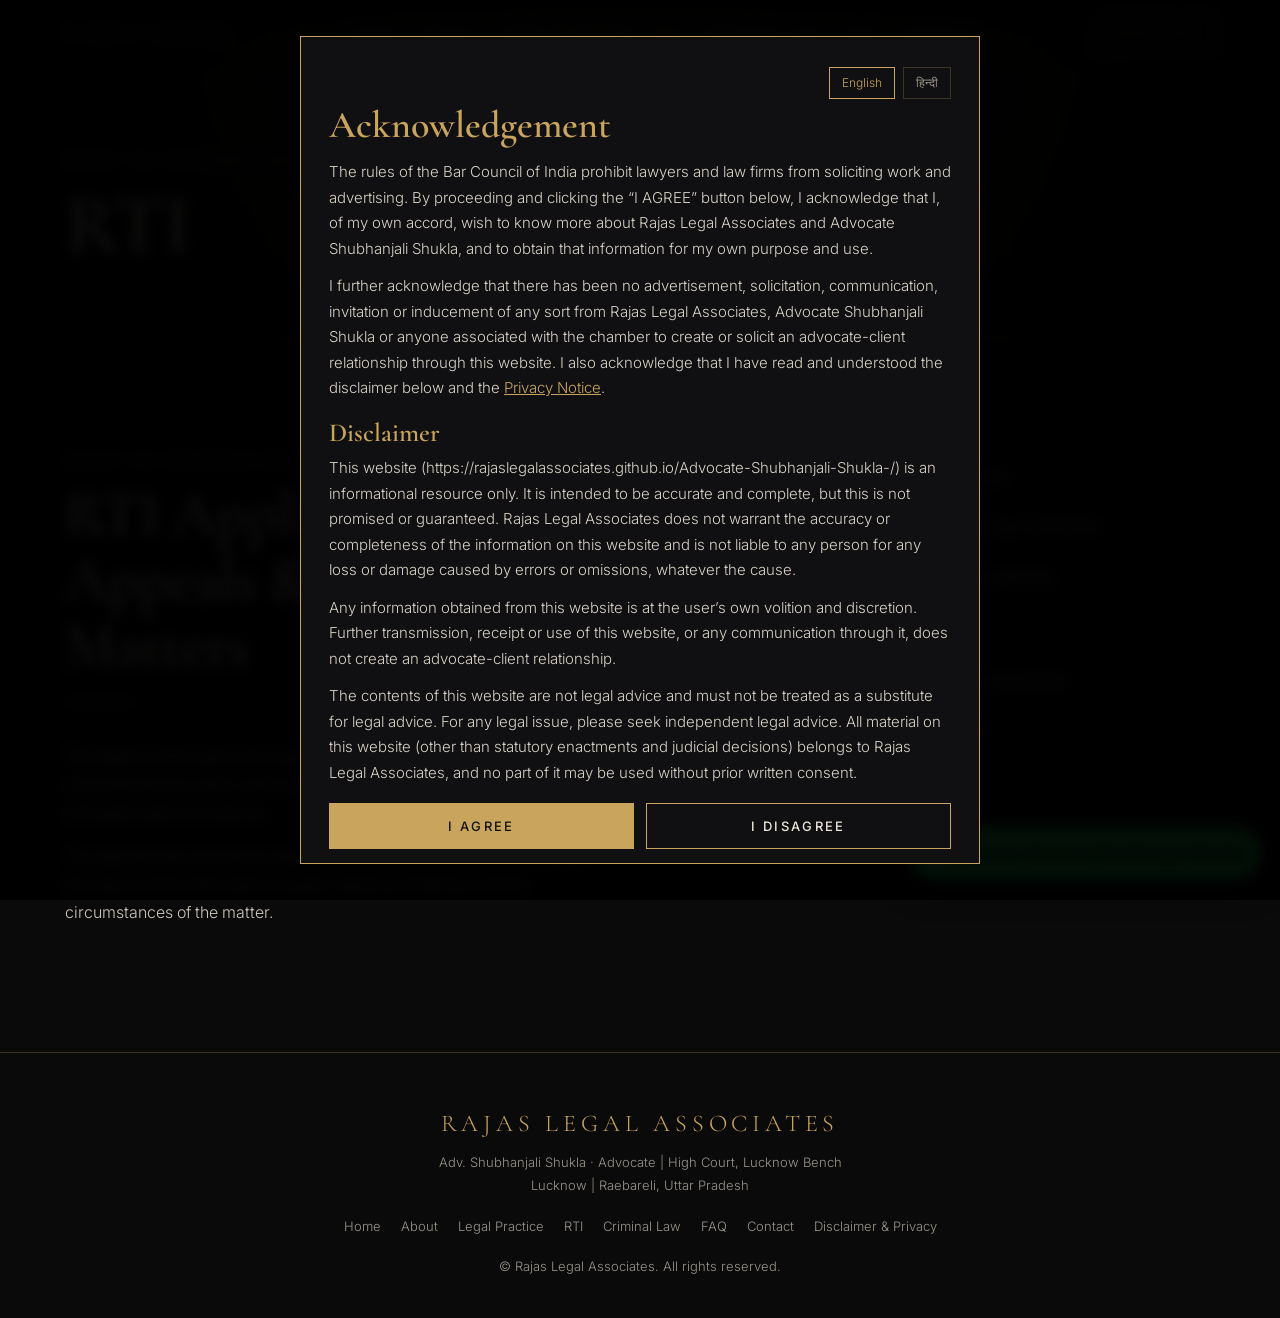
<file: rti.html>
<!DOCTYPE html>
<html lang="en">
<head>
<meta charset="utf-8">
<meta name="viewport" content="width=device-width, initial-scale=1, viewport-fit=cover">
<title>RTI Applications and Appeals | Rajas Legal Associates</title>
<meta name="description" content="Right to Information (RTI): preparation and review of RTI applications, first appeals, second appeals and related matters, subject to applicable law.">
<meta name="robots" content="index,follow">
<link rel="canonical" href="https://rajaslegalassociates.github.io/Advocate-Shubhanjali-Shukla-/rti.html">
<meta property="og:type" content="website"><meta property="og:title" content="RTI Applications and Appeals | Rajas Legal Associates"><meta property="og:description" content="Right to Information (RTI): preparation and review of RTI applications, first appeals, second appeals and related matters, subject to applicable law."><meta property="og:url" content="https://rajaslegalassociates.github.io/Advocate-Shubhanjali-Shukla-/rti.html">
<link href="https://fonts.googleapis.com/css2?family=Cormorant+Garamond:wght@400;500;600;700&family=Inter:wght@300;400;500&display=swap" rel="stylesheet">
<link rel="stylesheet" href="style.css">
</head>
<body>
<div class="grain"></div>
<nav><a class="logo" href="index.html">RAJAS LEGAL</a><div class="links"><a href="index.html">Home</a><a href="about.html">About</a><a href="practice.html">Legal Practice</a><a href="rti.html" class="on">RTI</a><a href="criminal.html">Criminal Law</a><a href="faq.html">FAQ</a><a href="contact.html">Contact</a></div><div class="nr"><a class="call" href="tel:9005017567">9005017567</a><button class="burger" aria-label="Menu" onclick="document.querySelector('nav').classList.toggle('open')">&#9776;</button></div></nav>
<header class="ph"><div class="wrap"><div class="eyebrow">Right to Information</div><h1>RTI</h1></div></header>
<section id="rti"><div class="wrap two">
<div class="rv"><div class="eyebrow">Right to Information</div><h2 class="sec-t">RTI Applications, Appeals &amp; Related Matters</h2>
<p>The Right to Information Act establishes a statutory framework for seeking information from public authorities, subject to its provisions, exemptions and applicable procedures.</p>
<p>The appropriate procedure depends on the public authority concerned, the nature of the information sought, statutory timelines and the circumstances of the matter.</p></div>
<ul class="l rv"><li>Preparation and review of RTI applications</li><li>First appeals under the applicable statutory framework</li><li>Second appeals before the appropriate authority</li><li>Information-related representations</li><li>Research concerning relevant statutory provisions</li><li>Related proceedings, where applicable</li></ul>
</div></section>
<footer>
<span class="logo">RAJAS LEGAL ASSOCIATES</span>
Adv. Shubhanjali Shukla &middot; Advocate | High Court, Lucknow Bench<br>Lucknow | Raebareli, Uttar Pradesh
<div class="fl"><a href="index.html">Home</a><a href="about.html">About</a><a href="practice.html">Legal Practice</a><a href="rti.html">RTI</a><a href="criminal.html">Criminal Law</a><a href="faq.html">FAQ</a><a href="contact.html">Contact</a><a href="disclaimer.html">Disclaimer &amp; Privacy</a></div>
&copy; Rajas Legal Associates. All rights reserved.
</footer>
<a class="wa" aria-label="Chat on WhatsApp" href="https://api.whatsapp.com/send?phone=919005017567&amp;text=Hello%20Adv.%20Shubhanjali%20Shukla%2C%20I%20would%20like%20to%20enquire%20about%20a%20legal%20matter." target="_blank" rel="noopener"><svg viewBox="0 0 24 24"><path fill="#fff" d="M12 2a10 10 0 0 0-8.6 15.1L2 22l5-1.3A10 10 0 1 0 12 2z"/><path fill="#25d366" d="M8.5 7.5c-.3.5-.5 1.4.4 3 1 1.8 2.7 3.3 4.6 3.9 1 .3 1.6-.3 1.8-.9l-1.6-1-.9.7c-1-.4-2-1.3-2.5-2.3l.6-.9-1-1.7c-.3-.3-.9-.3-1.4.2z"/></svg><span>Contact Advocate Shubhanjali Shukla</span></a>
<script src="app.js"></script>
</body>
</html>
</file>
<file: style.css>
:root{--bg:#0a0a0b;--bg2:#121214;--ink:#ece6da;--mute:#9a948a;--gold:#c9a45c;--line:rgba(201,164,92,.25);box-sizing:border-box;padding-top:env(safe-area-inset-top,0px);padding-bottom:env(safe-area-inset-bottom,0px)}
@media (prefers-color-scheme:light){:root:not([data-theme="dark"]){--bg:#0a0a0b}}
html{scroll-behavior:smooth;scroll-padding-top:70px}
*{box-sizing:border-box;margin:0}
body{background:var(--bg);color:var(--ink);font:300 16px/1.75 Inter,system-ui,sans-serif;overflow-x:hidden}
h1,h2,h3{font-family:'Cormorant Garamond',Georgia,serif;font-weight:600;line-height:1.1}
a{color:inherit;text-decoration:none}
.grain{position:fixed;inset:0;pointer-events:none;z-index:50;opacity:.07;background-image:url("data:image/svg+xml;utf8,<svg xmlns='http://www.w3.org/2000/svg' width='160' height='160'><filter id='n'><feTurbulence baseFrequency='.9' numOctaves='2'/></filter><rect width='160' height='160' filter='url(%23n)'/></svg>");animation:g 1s steps(4) infinite}
@keyframes g{0%{transform:translate(0)}25%{transform:translate(-3%,2%)}50%{transform:translate(2%,-3%)}75%{transform:translate(-2%,-1%)}}
nav{position:fixed;top:0;left:0;right:0;z-index:40;display:flex;justify-content:space-between;align-items:center;padding:calc(14px + env(safe-area-inset-top,0px)) 5vw 14px;background:linear-gradient(#0a0a0bee,#0a0a0b00);backdrop-filter:blur(3px)}
.logo{font-family:'Cormorant Garamond',Georgia,serif;font-size:20px;letter-spacing:.2em;color:var(--gold)}
nav .links{display:flex;gap:26px;font-size:12px;letter-spacing:.18em;text-transform:uppercase}
nav .links a:hover{color:var(--gold)}
.call{border:1px solid var(--gold);color:var(--gold);padding:8px 16px;font-size:12px;letter-spacing:.15em}
@media(max-width:820px){nav .links{display:none}}
.hero{min-height:100vh;position:relative;display:flex;align-items:center;padding:110px 5vw 80px;overflow:hidden}
.hero .bg{position:absolute;inset:0;background:url(photo.jpg) 75% 20%/cover no-repeat;filter:grayscale(1) contrast(1.1);animation:kb 22s ease-in-out infinite alternate}
@keyframes kb{from{transform:scale(1.05)}to{transform:scale(1.18) translate(-1.5%,1%)}}
.hero::before{content:"";position:absolute;inset:0;z-index:1;background:linear-gradient(90deg,#0a0a0b 8%,#0a0a0bd9 40%,#0a0a0b33 75%),linear-gradient(0deg,#0a0a0b,transparent 35%)}
.hero::after{content:"";position:absolute;inset:0;z-index:1;box-shadow:inset 0 0 220px #000;pointer-events:none}
.bar{position:absolute;left:0;right:0;height:5vh;background:#000;z-index:3}.bar.t{top:0}.bar.b{bottom:0}
.hero .in{position:relative;z-index:2;max-width:640px}
.eyebrow{font-size:12px;letter-spacing:.35em;text-transform:uppercase;color:var(--gold)}
.hero h1{font-size:clamp(46px,8vw,104px);margin:18px 0 8px}
.hero h1 span{display:block;font-style:italic;color:var(--gold);font-size:.6em;font-weight:500}
.hero p{color:#cfc8ba;max-width:520px;margin:20px 0 30px}
.btn{display:inline-block;background:var(--gold);color:#111;padding:14px 28px;font-size:12px;letter-spacing:.2em;text-transform:uppercase;font-weight:500;margin-right:10px}
.btn.o{background:none;color:var(--ink);border:1px solid var(--line)}
.scale{position:absolute;right:5vw;bottom:9vh;z-index:2;font-size:12px;letter-spacing:.3em;color:var(--mute);writing-mode:vertical-rl}
section{padding:110px 5vw;position:relative}
.wrap{max-width:1150px;margin:auto}
.sec-t{font-size:clamp(34px,5vw,60px);margin:10px 0 40px}
.sec-t::after{content:"";display:block;width:70px;height:1px;background:var(--gold);margin-top:22px}
.alt{background:var(--bg2)}
.about{display:grid;grid-template-columns:1fr 1.2fr;gap:60px;align-items:center}
.frame{position:relative}
.frame img{width:100%;display:block;filter:grayscale(1) contrast(1.05)}
.frame::before{content:"";position:absolute;inset:-14px 14px 14px -14px;border:1px solid var(--gold);z-index:-1}
.frame figcaption{position:absolute;left:0;right:0;bottom:0;padding:50px 20px 16px;background:linear-gradient(transparent,#000c);font-family:'Cormorant Garamond',Georgia,serif;font-size:20px;color:var(--gold)}
.about p{margin-bottom:16px;color:#cfc8ba}
.qual{border-left:2px solid var(--gold);padding:6px 18px;margin:22px 0;font-family:'Cormorant Garamond',Georgia,serif;font-size:22px}
@media(max-width:820px){.about{grid-template-columns:1fr}}
.det{display:grid;grid-template-columns:repeat(auto-fit,minmax(230px,1fr));gap:1px;background:var(--line);border:1px solid var(--line)}
.det div{background:var(--bg);padding:26px}
.det small{display:block;color:var(--gold);font-size:11px;letter-spacing:.25em;text-transform:uppercase;margin-bottom:8px}
.det b{font-weight:400;font-size:17px}
.note{margin-top:20px;color:var(--mute);font-size:14px}
.grid{display:grid;grid-template-columns:repeat(auto-fill,minmax(300px,1fr));gap:20px}
.card{background:linear-gradient(160deg,#17171a,#0d0d0f);border:1px solid var(--line);padding:30px;position:relative;transition:.4s}
.card:hover{transform:translateY(-6px);border-color:var(--gold)}
.card .n{font-family:'Cormorant Garamond',Georgia,serif;font-size:44px;color:var(--gold);opacity:.5;line-height:1}
.card h3{font-size:26px;margin:10px 0}
.card p{color:var(--mute);font-size:14.5px}
.two{display:grid;grid-template-columns:1fr 1fr;gap:60px}
@media(max-width:820px){.two{grid-template-columns:1fr}}
.two p{color:#cfc8ba;margin-bottom:16px}
ul.l{list-style:none;padding:0}
ul.l li{padding:11px 0 11px 26px;border-bottom:1px solid #ffffff12;position:relative;color:#cfc8ba}
ul.l li::before{content:"§";position:absolute;left:0;color:var(--gold)}
.svc{display:grid;grid-template-columns:repeat(auto-fit,minmax(200px,1fr));gap:24px}
.svc div{border-top:1px solid var(--gold);padding-top:16px}
.svc h3{font-size:24px;margin-bottom:6px}
.svc p{color:var(--mute);font-size:14.5px}
.off{display:grid;grid-template-columns:1fr 1fr;gap:24px}
@media(max-width:820px){.off{grid-template-columns:1fr}}
.off .card h3{color:var(--gold)}
.off .card p{color:#cfc8ba;font-size:16px}
.contact{text-align:center;background:radial-gradient(circle at 50% 0,#2a2314,var(--bg) 65%)}
.contact .tel{display:block;font-family:'Cormorant Garamond',Georgia,serif;font-size:clamp(44px,8vw,96px);color:var(--gold);margin:16px 0}
.contact p{color:#cfc8ba}
.legal{display:grid;grid-template-columns:repeat(auto-fit,minmax(300px,1fr));gap:36px}
.legal h3{font-size:24px;color:var(--gold);margin-bottom:10px}
.legal p{color:var(--mute);font-size:14px;margin-bottom:10px}
footer{padding:50px 5vw 40px;text-align:center;border-top:1px solid var(--line);font-size:13px;color:var(--mute)}
footer .logo{font-size:24px;display:block;margin-bottom:6px}
footer nav,footer .fl{position:static;display:flex;flex-wrap:wrap;justify-content:center;gap:8px 20px;margin:18px 0;padding:0;background:none}
.rv{opacity:0;transform:translateY(40px);transition:1s cubic-bezier(.2,.7,.2,1)}
.rv.on{opacity:1;transform:none}
.wa{position:fixed;right:18px;bottom:calc(20px + env(safe-area-inset-bottom,0px));z-index:45;height:54px;padding:0 20px 0 16px;gap:10px;border-radius:999px;background:#25d366;display:flex;align-items:center;justify-content:center;color:#07140b;font:600 14px Inter,sans-serif;letter-spacing:.04em;box-shadow:0 8px 30px #000a;animation:pl 2.4s infinite}
.wa svg{width:28px;height:28px}
@keyframes pl{0%{box-shadow:0 0 0 0 #25d36699,0 8px 30px #000a}70%{box-shadow:0 0 0 18px #25d36600,0 8px 30px #000a}100%{box-shadow:0 0 0 0 #25d36600,0 8px 30px #000a}}
.btn.wab{background:#25d366;color:#07140b}
.cen{text-align:center;max-width:760px}.cen .sec-t::after{margin-left:auto;margin-right:auto}
.cen p{color:#cfc8ba;margin-bottom:22px}.cen .note{font-size:13px;color:var(--mute);margin:22px 0 0}
.ef{display:grid;gap:14px;text-align:left;margin-top:8px}.ef .r{display:grid;grid-template-columns:1fr 1fr;gap:14px}
.ef input,.ef select,.ef textarea{font:inherit;font-size:15px;background:#0a0a0b;color:var(--ink);border:1px solid var(--line);padding:14px;width:100%;border-radius:0;outline:0}
.ef input:focus,.ef select:focus,.ef textarea:focus{border-color:var(--gold)}
.ef button{border:0;cursor:pointer;width:100%;margin:0}
@media(max-width:600px){.ef .r{grid-template-columns:1fr}}

nav .links a.on{color:var(--gold)}
.nr{display:flex;align-items:center;gap:10px}
.burger{display:none;background:none;border:1px solid var(--line);color:var(--ink);width:40px;height:36px;font-size:18px;cursor:pointer}
@media(max-width:820px){.burger{display:block}nav .links{display:none;position:absolute;top:100%;left:0;right:0;flex-direction:column;gap:16px;padding:18px 5vw 24px;background:#0a0a0bf5}nav.open .links{display:flex}}
.ph{padding:150px 5vw 70px;background:radial-gradient(circle at 50% 0,#2a2314,var(--bg) 70%);border-bottom:1px solid var(--line)}
.ph .wrap{max-width:1150px;margin:auto}.ph h1{font-size:clamp(40px,7vw,80px);margin-top:10px}
a.card{display:block;color:inherit}
.card .go{display:inline-block;margin-top:12px;color:var(--gold);font-size:12px;letter-spacing:.2em;text-transform:uppercase}
.soc{display:flex;flex-wrap:wrap;justify-content:center;gap:12px;margin:26px 0 0}
.pill{border:1px solid var(--gold);color:var(--gold);padding:10px 22px;font-size:12px;letter-spacing:.18em;text-transform:uppercase;transition:.3s;display:inline-block}
.pill:hover{background:var(--gold);color:#111}
.wa{position:fixed;right:18px;bottom:calc(20px + env(safe-area-inset-bottom,0px));z-index:45;height:54px;padding:0 20px 0 16px;gap:10px;border-radius:999px;background:#25d366;display:flex;align-items:center;justify-content:center;color:#07140b;font:600 14px Inter,sans-serif;letter-spacing:.04em;box-shadow:0 8px 30px #000a;animation:pl 2.4s infinite}
.wa svg{width:28px;height:28px}
@keyframes pl{0%{box-shadow:0 0 0 0 #25d36699,0 8px 30px #000a}70%{box-shadow:0 0 0 18px #25d36600,0 8px 30px #000a}100%{box-shadow:0 0 0 0 #25d36600,0 8px 30px #000a}}
.btn.wab{background:#25d366;color:#07140b}
.cen{text-align:center;max-width:760px}.cen .sec-t::after{margin-left:auto;margin-right:auto}
.cen p{color:#cfc8ba;margin-bottom:22px}.cen .note{font-size:13px;color:var(--mute);margin:22px 0 0}
.ef{display:grid;gap:14px;text-align:left;margin-top:8px}.ef .r{display:grid;grid-template-columns:1fr 1fr;gap:14px}
.ef input,.ef select,.ef textarea{font:inherit;font-size:15px;background:#0a0a0b;color:var(--ink);border:1px solid var(--line);padding:14px;width:100%;border-radius:0;outline:0}
.ef input:focus,.ef select:focus,.ef textarea:focus{border-color:var(--gold)}
.ef button{border:0;cursor:pointer;width:100%;margin:0}
@media(max-width:600px){.ef .r{grid-template-columns:1fr}}
.gate{position:fixed;inset:0;z-index:100;background:#000e;backdrop-filter:blur(6px);display:flex;align-items:center;justify-content:center;padding:16px}
.gb{background:#101012;border:1px solid var(--gold);max-width:680px;width:100%;max-height:92vh;overflow:auto;padding:30px 28px;font-size:15px;line-height:1.7;color:#d8d2c6}
.gb h2{font-size:38px;color:var(--gold);margin-bottom:12px}.gb ol{margin:12px 0 12px 20px}.gb li{margin-bottom:8px}
.gl{display:flex;gap:8px;justify-content:flex-end;margin-bottom:6px}
.gl button{background:none;border:1px solid var(--line);color:var(--mute);padding:5px 12px;font:inherit;font-size:12px;cursor:pointer}.gl button.on{border-color:var(--gold);color:var(--gold)}
.ga{display:flex;gap:12px;flex-wrap:wrap;margin-top:18px}
.ga button{flex:1;min-width:140px;padding:14px 18px;font:500 13px Inter,sans-serif;letter-spacing:.18em;text-transform:uppercase;cursor:pointer;border:1px solid var(--gold)}
.gy{background:var(--gold);color:#111}.gn{background:none;color:var(--ink)}.gm{color:#e7a3a3}
@media(max-width:480px){.wa{font-size:12px;padding:0 14px 0 12px;right:12px;gap:8px;max-width:calc(100vw - 24px)}.wa svg{width:24px;height:24px}}

.gb h3{font-size:26px;color:var(--gold);margin:18px 0 8px}.gb p{margin-bottom:12px}.gb a{color:var(--gold);text-decoration:underline}

.faq{max-width:860px}details{border-bottom:1px solid #ffffff1a;padding:18px 0}summary{cursor:pointer;font-family:'Cormorant Garamond',Georgia,serif;font-size:23px;list-style:none}summary::-webkit-details-marker{display:none}summary::after{content:'+';float:right;color:var(--gold)}details[open] summary::after{content:'\2013'}details p{color:#cfc8ba;margin-top:12px;font-size:15px}
/* Homepage Social Media Links */
.social-links {
  display: flex;
  flex-wrap: wrap;
  align-items: center;
  gap: 14px;
  margin-top: 24px;
}
.social-links a {
  display: inline-block;
  padding: 10px 18px;
  border: 1px solid #c9a45c;
  border-radius: 4px;
  color: #c9a45c;
  text-decoration: none;
  font-family: 'Inter', sans-serif;
  font-size: 13px;
  letter-spacing: 1px;
  transition: background 0.3s ease, color 0.3s ease;
}
.social-links a:hover {
  background: #c9a45c;
  color: #111;
}
</file>
